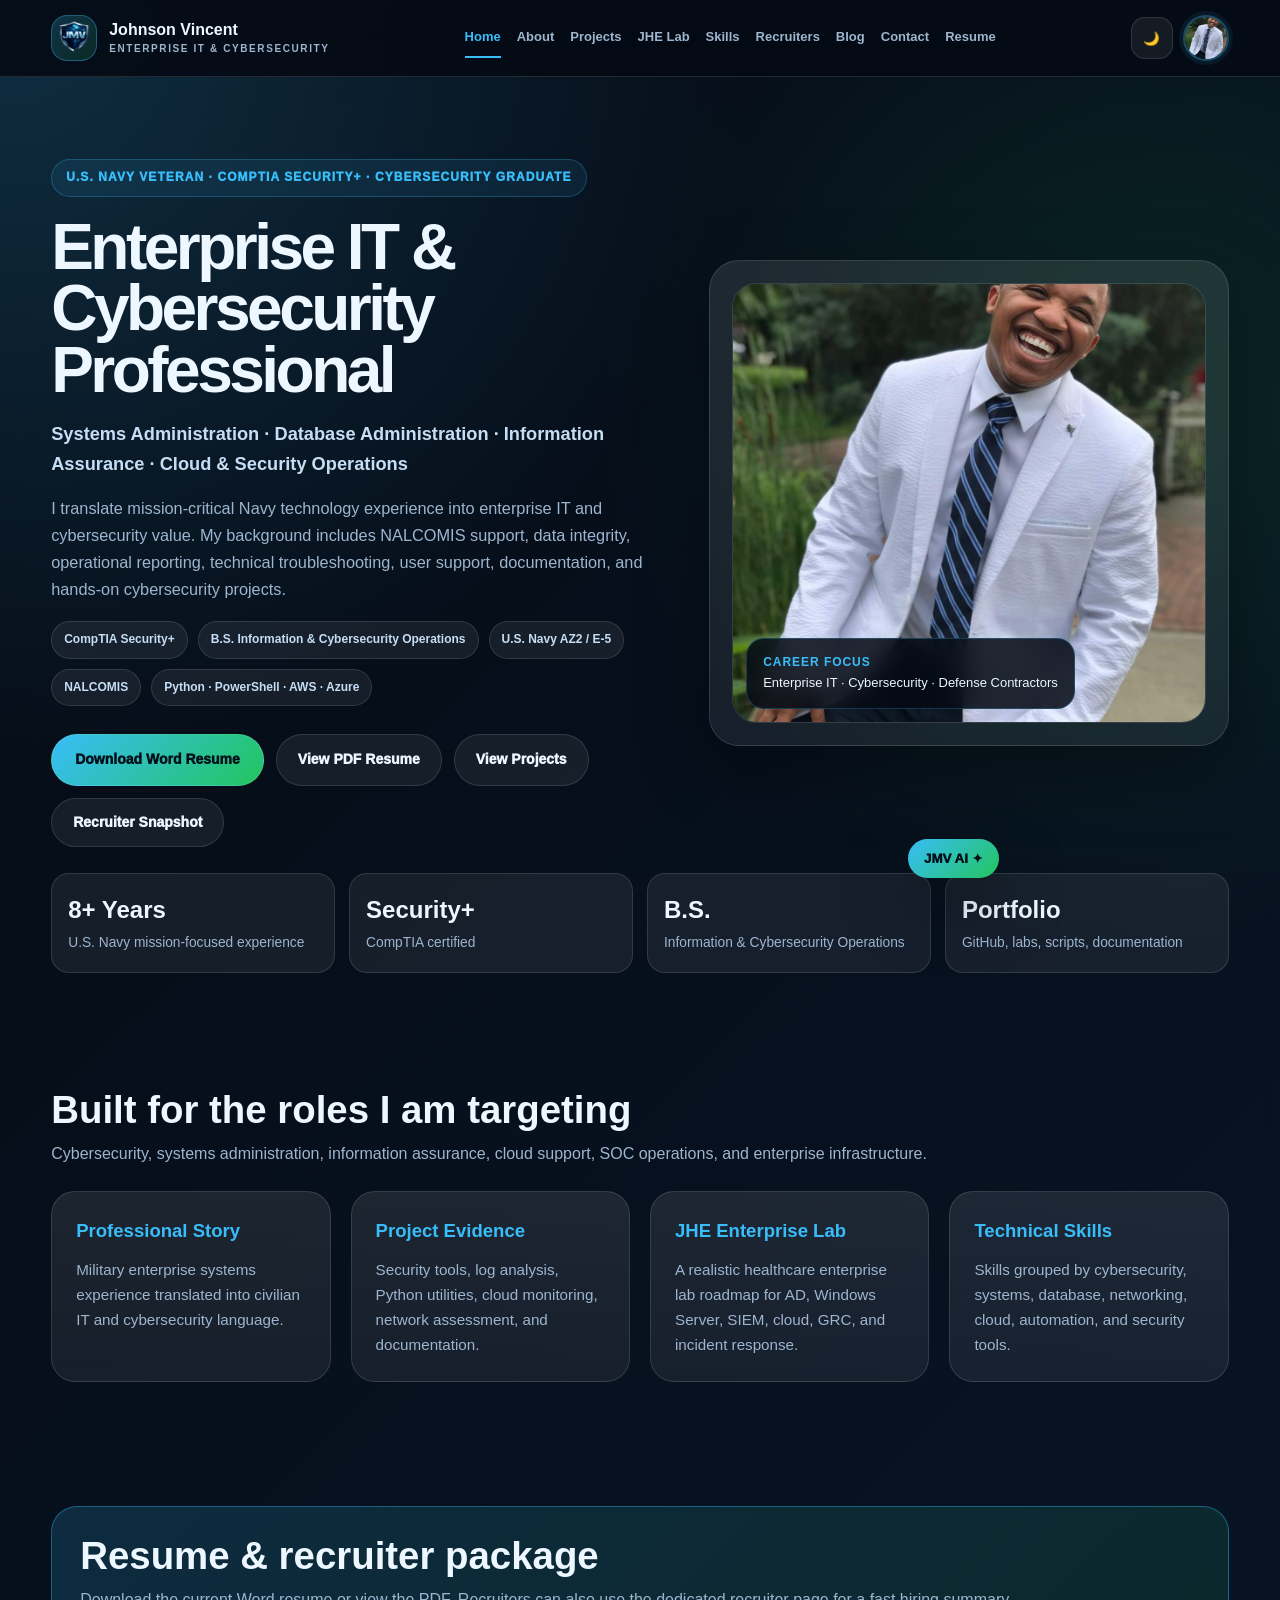
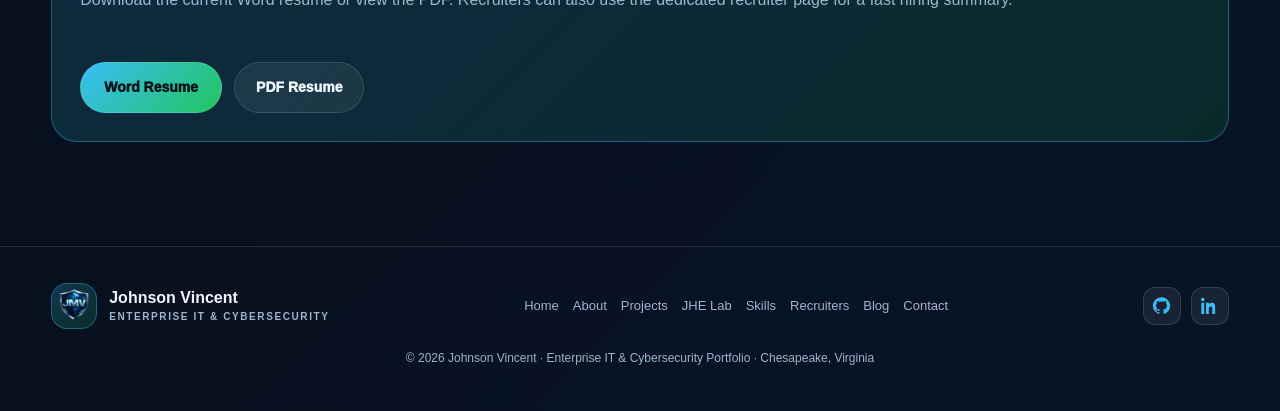
<file: index.html>
<!DOCTYPE html><html lang="en"><head><meta charset="UTF-8"><meta name="viewport" content="width=device-width, initial-scale=1.0"><title>Johnson Vincent | Enterprise IT & Cybersecurity Professional</title><meta name="description" content="Enterprise IT and Cybersecurity portfolio for Johnson Vincent: U.S. Navy Veteran, CompTIA Security+, systems administration, database administration, information assurance, and GitHub projects."><meta name="author" content="Johnson Vincent"><link rel="canonical" href="https://www.johnsonvincent.com/index.html"><link rel="stylesheet" href="assets/css/style.css"><meta property="og:title" content="Johnson Vincent | Enterprise IT & Cybersecurity Professional"><meta property="og:description" content="Enterprise IT and Cybersecurity portfolio for Johnson Vincent: U.S. Navy Veteran, CompTIA Security+, systems administration, database administration, information assurance, and GitHub projects."><meta property="og:type" content="website"><meta property="og:image" content="https://www.johnsonvincent.com/images/profile-photo.jpg"></head><body><header class="topbar"><div class="wrap nav"><a class="brand" href="index.html"><div class="brand-logo"><img src="images/jmv-logo.png" alt="JMV logo" onerror="this.style.display='none';this.parentNode.textContent='JMV'"></div><div class="bname">Johnson Vincent<small>Enterprise IT & Cybersecurity</small></div></a><button id="navToggle" class="nav-hamburger" aria-label="Toggle navigation">☰</button><nav id="mainNav" class="nlinks"><a href="index.html" class="active">Home</a><a href="about.html">About</a><a href="projects.html">Projects</a><a href="lab.html">JHE Lab</a><a href="skills.html">Skills</a><a href="recruiters.html">Recruiters</a><a href="blog.html">Blog</a><a href="contact.html">Contact</a><a href="JV%20Resume.docx" target="_blank" rel="noopener noreferrer">Resume</a></nav><div class="nav-actions"><button id="themeToggle" class="ibtn" aria-label="Toggle theme"><span id="themeIcon">🌙</span></button><div class="profile-chip"><img src="images/profile-photo.jpg" alt="Johnson Vincent" onerror="this.style.display='none';this.parentNode.textContent='JV'"></div></div></div></header><main><section class="hero"><div class="wrap hgrid"><div><div class="eyebrow">U.S. Navy Veteran · CompTIA Security+ · Cybersecurity Graduate</div><h1>Enterprise IT & Cybersecurity Professional</h1><p class="hrole">Systems Administration · Database Administration · Information Assurance · Cloud & Security Operations</p><p class="hsub">I translate mission-critical Navy technology experience into enterprise IT and cybersecurity value. My background includes NALCOMIS support, data integrity, operational reporting, technical troubleshooting, user support, documentation, and hands-on cybersecurity projects.</p><div class="statline"><span class="pill">CompTIA Security+</span><span class="pill">B.S. Information & Cybersecurity Operations</span><span class="pill">U.S. Navy AZ2 / E-5</span><span class="pill">NALCOMIS</span><span class="pill">Python · PowerShell · AWS · Azure</span></div><div class="actions"><a class="btn btnp" href="JV%20Resume.docx" target="_blank">Download Word Resume</a><a class="btn btns" href="resume.pdf" target="_blank">View PDF Resume</a><a class="btn btns" href="projects.html">View Projects</a><a class="btn btns" href="recruiters.html">Recruiter Snapshot</a></div></div><div class="hero-card"><img src="images/profile-photo.jpg" class="hero-profile" alt="Johnson Vincent"><div class="image-badge"><strong>Career Focus</strong>Enterprise IT · Cybersecurity · Defense Contractors</div></div></div><div class="wrap kpi"><div><strong>8+ Years</strong><span>U.S. Navy mission-focused experience</span></div><div><strong>Security+</strong><span>CompTIA certified</span></div><div><strong>B.S.</strong><span>Information & Cybersecurity Operations</span></div><div><strong>Portfolio</strong><span>GitHub, labs, scripts, documentation</span></div></div></section><section class="features"><div class="wrap"><div class="section-head"><h2>Built for the roles I am targeting</h2><p>Cybersecurity, systems administration, information assurance, cloud support, SOC operations, and enterprise infrastructure.</p></div><div class="fgrid"><a class="fcard" href="about.html"><h3>Professional Story</h3><p>Military enterprise systems experience translated into civilian IT and cybersecurity language.</p></a><a class="fcard" href="projects.html"><h3>Project Evidence</h3><p>Security tools, log analysis, Python utilities, cloud monitoring, network assessment, and documentation.</p></a><a class="fcard" href="lab.html"><h3>JHE Enterprise Lab</h3><p>A realistic healthcare enterprise lab roadmap for AD, Windows Server, SIEM, cloud, GRC, and incident response.</p></a><a class="fcard" href="skills.html"><h3>Technical Skills</h3><p>Skills grouped by cybersecurity, systems, database, networking, cloud, automation, and security tools.</p></a></div></div></section><section class="features"><div class="wrap resume-strip"><div><h2>Resume & recruiter package</h2><p>Download the current Word resume or view the PDF. Recruiters can also use the dedicated recruiter page for a fast hiring summary.</p></div><div class="actions"><a class="btn btnp" href="JV%20Resume.docx" target="_blank">Word Resume</a><a class="btn btns" href="resume.pdf" target="_blank">PDF Resume</a></div></div></section></main><footer><div class="wrap"><div class="frow"><a class="brand" href="index.html"><div class="brand-logo"><img src="images/jmv-logo.png" alt="JMV logo" onerror="this.style.display='none';this.parentNode.textContent='JMV'"></div><div class="bname">Johnson Vincent<small>Enterprise IT & Cybersecurity</small></div></a><nav class="flinks"><a href="index.html">Home</a><a href="about.html">About</a><a href="projects.html">Projects</a><a href="lab.html">JHE Lab</a><a href="skills.html">Skills</a><a href="recruiters.html">Recruiters</a><a href="blog.html">Blog</a><a href="contact.html">Contact</a></nav><div class="socials"><a href="https://github.com/johvin4014" target="_blank" aria-label="GitHub"><svg viewBox="0 0 24 24"><path d="M12 .5C5.37.5 0 5.87 0 12.5c0 5.3 3.44 9.8 8.2 11.38.6.1.82-.26.82-.58 0-.28-.01-1.04-.02-2.04-3.34.73-4.04-1.61-4.04-1.61-.55-1.38-1.33-1.75-1.33-1.75-1.09-.74.08-.73.08-.73 1.2.08 1.84 1.24 1.84 1.24 1.07 1.83 2.8 1.3 3.49.99.11-.78.42-1.31.76-1.61-2.66-.3-5.46-1.33-5.46-5.9 0-1.3.46-2.37 1.22-3.2-.12-.3-.53-1.52.12-3.17 0 0 1-.32 3.3 1.22A11.5 11.5 0 0 1 12 6.32c1.02 0 2.05.14 3.01.42 2.29-1.54 3.29-1.22 3.29-1.22.66 1.65.25 2.87.12 3.17.76.83 1.22 1.9 1.22 3.2 0 4.58-2.8 5.59-5.48 5.88.43.37.81 1.1.81 2.22 0 1.6-.01 2.88-.01 3.27 0 .32.22.69.83.57A12.02 12.02 0 0 0 24 12.5C24 5.87 18.63.5 12 .5Z"/></svg></a><a href="https://www.linkedin.com/in/johnson-vincent-cyber" target="_blank" aria-label="LinkedIn"><svg viewBox="0 0 24 24"><path d="M4.98 3.5C4.98 4.88 3.87 6 2.49 6A2.5 2.5 0 0 1 0 3.5C0 2.12 1.11 1 2.49 1a2.5 2.5 0 0 1 2.49 2.5ZM.5 8h4V24h-4V8Zm7 0h3.83v2.19h.05c.53-1.01 1.84-2.08 3.79-2.08 4.05 0 4.8 2.67 4.8 6.14V24h-4v-6.96c0-1.66-.03-3.79-2.31-3.79-2.31 0-2.66 1.8-2.66 3.67V24h-4V8Z"/></svg></a></div></div><div class="fcopy">© 2026 Johnson Vincent · Enterprise IT & Cybersecurity Portfolio · Chesapeake, Virginia</div></div></footer><div id="chat-widget"><button id="chatToggle">JMV AI ✦</button><div id="chatWindow"><div id="chatHeader"><div class="ai-logo">🛡️</div><div><div class="ai-title">JMV AI Guide</div><div class="ai-sub">Portfolio assistant · no paid API</div></div></div><div id="chatMessages"></div><div class="chat-input-row"><input id="chatInput" type="text" placeholder="Ask about resume, skills, projects..."><button id="chatSend">➤</button></div></div></div><script src="assets/js/theme.js"></script><script src="assets/js/ai.js"></script></body></html>
</file>
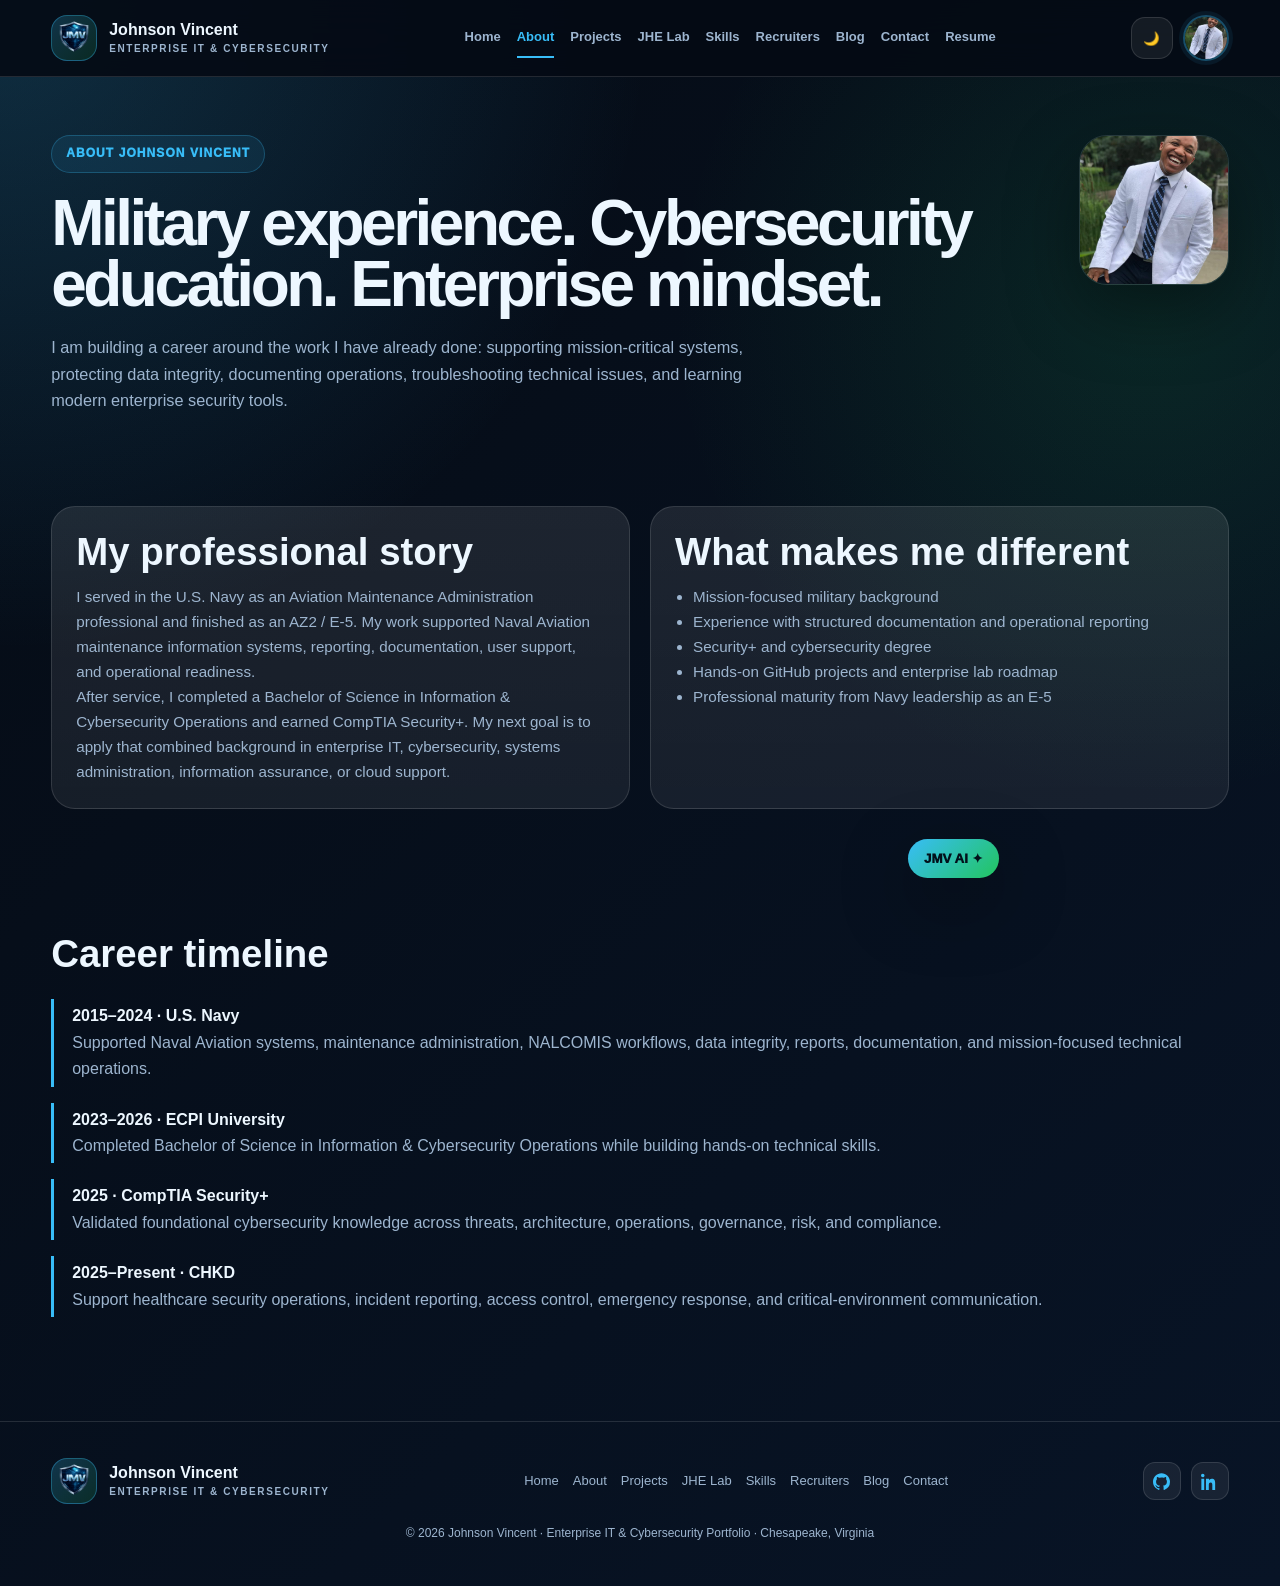
<file: about.html>
<!DOCTYPE html><html lang="en"><head><meta charset="UTF-8"><meta name="viewport" content="width=device-width, initial-scale=1.0"><title>About | Johnson Vincent</title><meta name="description" content="About Johnson Vincent: U.S. Navy Veteran, cybersecurity graduate, CompTIA Security+, enterprise systems, database administration, and information assurance background."><meta name="author" content="Johnson Vincent"><link rel="canonical" href="https://www.johnsonvincent.com/about.html"><link rel="stylesheet" href="assets/css/style.css"><meta property="og:title" content="About | Johnson Vincent"><meta property="og:description" content="About Johnson Vincent: U.S. Navy Veteran, cybersecurity graduate, CompTIA Security+, enterprise systems, database administration, and information assurance background."><meta property="og:type" content="website"><meta property="og:image" content="https://www.johnsonvincent.com/images/profile-photo.jpg"></head><body><header class="topbar"><div class="wrap nav"><a class="brand" href="index.html"><div class="brand-logo"><img src="images/jmv-logo.png" alt="JMV logo" onerror="this.style.display='none';this.parentNode.textContent='JMV'"></div><div class="bname">Johnson Vincent<small>Enterprise IT & Cybersecurity</small></div></a><button id="navToggle" class="nav-hamburger" aria-label="Toggle navigation">☰</button><nav id="mainNav" class="nlinks"><a href="index.html">Home</a><a href="about.html" class="active">About</a><a href="projects.html">Projects</a><a href="lab.html">JHE Lab</a><a href="skills.html">Skills</a><a href="recruiters.html">Recruiters</a><a href="blog.html">Blog</a><a href="contact.html">Contact</a><a href="JV%20Resume.docx" target="_blank" rel="noopener noreferrer">Resume</a></nav><div class="nav-actions"><button id="themeToggle" class="ibtn" aria-label="Toggle theme"><span id="themeIcon">🌙</span></button><div class="profile-chip"><img src="images/profile-photo.jpg" alt="Johnson Vincent" onerror="this.style.display='none';this.parentNode.textContent='JV'"></div></div></div></header><main><section class="hero small"><div class="wrap"><img src="images/profile-photo.jpg" alt="Johnson Vincent" class="page-visual"><div class="eyebrow">About Johnson Vincent</div><h1>Military experience. Cybersecurity education. Enterprise mindset.</h1><p class="hsub">I am building a career around the work I have already done: supporting mission-critical systems, protecting data integrity, documenting operations, troubleshooting technical issues, and learning modern enterprise security tools.</p></div></section><section class="features"><div class="wrap fgrid two"><div class="fcard"><h2>My professional story</h2><p>I served in the U.S. Navy as an Aviation Maintenance Administration professional and finished as an AZ2 / E-5. My work supported Naval Aviation maintenance information systems, reporting, documentation, user support, and operational readiness.</p><p>After service, I completed a Bachelor of Science in Information & Cybersecurity Operations and earned CompTIA Security+. My next goal is to apply that combined background in enterprise IT, cybersecurity, systems administration, information assurance, or cloud support.</p></div><div class="fcard"><h2>What makes me different</h2><ul><li>Mission-focused military background</li><li>Experience with structured documentation and operational reporting</li><li>Security+ and cybersecurity degree</li><li>Hands-on GitHub projects and enterprise lab roadmap</li><li>Professional maturity from Navy leadership as an E-5</li></ul></div></div></section><section class="features"><div class="wrap"><div class="section-head"><h2>Career timeline</h2></div><div class="timeline"><div class="item"><strong>2015–2024 · U.S. Navy</strong><p>Supported Naval Aviation systems, maintenance administration, NALCOMIS workflows, data integrity, reports, documentation, and mission-focused technical operations.</p></div><div class="item"><strong>2023–2026 · ECPI University</strong><p>Completed Bachelor of Science in Information & Cybersecurity Operations while building hands-on technical skills.</p></div><div class="item"><strong>2025 · CompTIA Security+</strong><p>Validated foundational cybersecurity knowledge across threats, architecture, operations, governance, risk, and compliance.</p></div><div class="item"><strong>2025–Present · CHKD</strong><p>Support healthcare security operations, incident reporting, access control, emergency response, and critical-environment communication.</p></div></div></div></section></main><footer><div class="wrap"><div class="frow"><a class="brand" href="index.html"><div class="brand-logo"><img src="images/jmv-logo.png" alt="JMV logo" onerror="this.style.display='none';this.parentNode.textContent='JMV'"></div><div class="bname">Johnson Vincent<small>Enterprise IT & Cybersecurity</small></div></a><nav class="flinks"><a href="index.html">Home</a><a href="about.html">About</a><a href="projects.html">Projects</a><a href="lab.html">JHE Lab</a><a href="skills.html">Skills</a><a href="recruiters.html">Recruiters</a><a href="blog.html">Blog</a><a href="contact.html">Contact</a></nav><div class="socials"><a href="https://github.com/johvin4014" target="_blank" aria-label="GitHub"><svg viewBox="0 0 24 24"><path d="M12 .5C5.37.5 0 5.87 0 12.5c0 5.3 3.44 9.8 8.2 11.38.6.1.82-.26.82-.58 0-.28-.01-1.04-.02-2.04-3.34.73-4.04-1.61-4.04-1.61-.55-1.38-1.33-1.75-1.33-1.75-1.09-.74.08-.73.08-.73 1.2.08 1.84 1.24 1.84 1.24 1.07 1.83 2.8 1.3 3.49.99.11-.78.42-1.31.76-1.61-2.66-.3-5.46-1.33-5.46-5.9 0-1.3.46-2.37 1.22-3.2-.12-.3-.53-1.52.12-3.17 0 0 1-.32 3.3 1.22A11.5 11.5 0 0 1 12 6.32c1.02 0 2.05.14 3.01.42 2.29-1.54 3.29-1.22 3.29-1.22.66 1.65.25 2.87.12 3.17.76.83 1.22 1.9 1.22 3.2 0 4.58-2.8 5.59-5.48 5.88.43.37.81 1.1.81 2.22 0 1.6-.01 2.88-.01 3.27 0 .32.22.69.83.57A12.02 12.02 0 0 0 24 12.5C24 5.87 18.63.5 12 .5Z"/></svg></a><a href="https://www.linkedin.com/in/johnson-vincent-cyber" target="_blank" aria-label="LinkedIn"><svg viewBox="0 0 24 24"><path d="M4.98 3.5C4.98 4.88 3.87 6 2.49 6A2.5 2.5 0 0 1 0 3.5C0 2.12 1.11 1 2.49 1a2.5 2.5 0 0 1 2.49 2.5ZM.5 8h4V24h-4V8Zm7 0h3.83v2.19h.05c.53-1.01 1.84-2.08 3.79-2.08 4.05 0 4.8 2.67 4.8 6.14V24h-4v-6.96c0-1.66-.03-3.79-2.31-3.79-2.31 0-2.66 1.8-2.66 3.67V24h-4V8Z"/></svg></a></div></div><div class="fcopy">© 2026 Johnson Vincent · Enterprise IT & Cybersecurity Portfolio · Chesapeake, Virginia</div></div></footer><div id="chat-widget"><button id="chatToggle">JMV AI ✦</button><div id="chatWindow"><div id="chatHeader"><div class="ai-logo">🛡️</div><div><div class="ai-title">JMV AI Guide</div><div class="ai-sub">Portfolio assistant · no paid API</div></div></div><div id="chatMessages"></div><div class="chat-input-row"><input id="chatInput" type="text" placeholder="Ask about resume, skills, projects..."><button id="chatSend">➤</button></div></div></div><script src="assets/js/theme.js"></script><script src="assets/js/ai.js"></script></body></html>
</file>
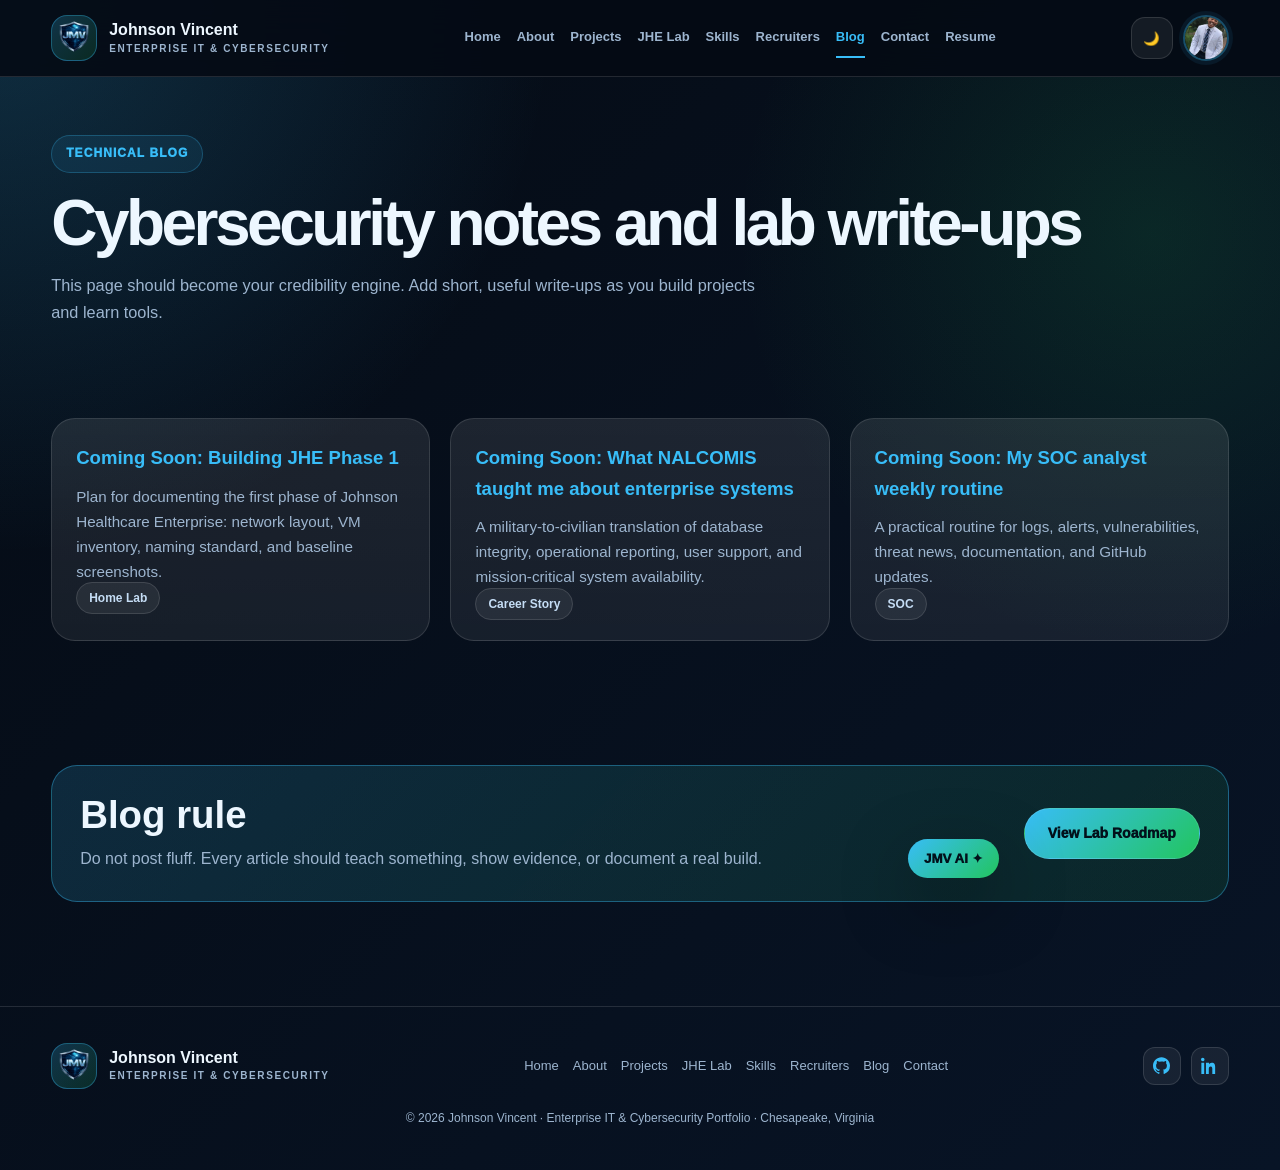
<file: blog.html>
<!DOCTYPE html><html lang="en"><head><meta charset="UTF-8"><meta name="viewport" content="width=device-width, initial-scale=1.0"><title>Blog | Johnson Vincent</title><meta name="description" content="Technical blog for Johnson Vincent covering cybersecurity labs, enterprise IT, SOC analyst practice, Navy-to-civilian career translation, and documentation."><meta name="author" content="Johnson Vincent"><link rel="canonical" href="https://www.johnsonvincent.com/blog.html"><link rel="stylesheet" href="assets/css/style.css"><meta property="og:title" content="Blog | Johnson Vincent"><meta property="og:description" content="Technical blog for Johnson Vincent covering cybersecurity labs, enterprise IT, SOC analyst practice, Navy-to-civilian career translation, and documentation."><meta property="og:type" content="website"><meta property="og:image" content="https://www.johnsonvincent.com/images/profile-photo.jpg"></head><body><header class="topbar"><div class="wrap nav"><a class="brand" href="index.html"><div class="brand-logo"><img src="images/jmv-logo.png" alt="JMV logo" onerror="this.style.display='none';this.parentNode.textContent='JMV'"></div><div class="bname">Johnson Vincent<small>Enterprise IT & Cybersecurity</small></div></a><button id="navToggle" class="nav-hamburger" aria-label="Toggle navigation">☰</button><nav id="mainNav" class="nlinks"><a href="index.html">Home</a><a href="about.html">About</a><a href="projects.html">Projects</a><a href="lab.html">JHE Lab</a><a href="skills.html">Skills</a><a href="recruiters.html">Recruiters</a><a href="blog.html" class="active">Blog</a><a href="contact.html">Contact</a><a href="JV%20Resume.docx" target="_blank" rel="noopener noreferrer">Resume</a></nav><div class="nav-actions"><button id="themeToggle" class="ibtn" aria-label="Toggle theme"><span id="themeIcon">🌙</span></button><div class="profile-chip"><img src="images/profile-photo.jpg" alt="Johnson Vincent" onerror="this.style.display='none';this.parentNode.textContent='JV'"></div></div></div></header><main><section class="hero small"><div class="wrap"><div class="eyebrow">Technical Blog</div><h1>Cybersecurity notes and lab write-ups</h1><p class="hsub">This page should become your credibility engine. Add short, useful write-ups as you build projects and learn tools.</p></div></section><section class="features"><div class="wrap"><div class="fgrid"><article class="fcard"><h3>Coming Soon: Building JHE Phase 1</h3><p>Plan for documenting the first phase of Johnson Healthcare Enterprise: network layout, VM inventory, naming standard, and baseline screenshots.</p><span class="pill">Home Lab</span></article><article class="fcard"><h3>Coming Soon: What NALCOMIS taught me about enterprise systems</h3><p>A military-to-civilian translation of database integrity, operational reporting, user support, and mission-critical system availability.</p><span class="pill">Career Story</span></article><article class="fcard"><h3>Coming Soon: My SOC analyst weekly routine</h3><p>A practical routine for logs, alerts, vulnerabilities, threat news, documentation, and GitHub updates.</p><span class="pill">SOC</span></article></div></div></section><section class="features"><div class="wrap"><div class="resume-strip"><div><h2>Blog rule</h2><p>Do not post fluff. Every article should teach something, show evidence, or document a real build.</p></div><a class="btn btnp" href="lab.html">View Lab Roadmap</a></div></div></section></main><footer><div class="wrap"><div class="frow"><a class="brand" href="index.html"><div class="brand-logo"><img src="images/jmv-logo.png" alt="JMV logo" onerror="this.style.display='none';this.parentNode.textContent='JMV'"></div><div class="bname">Johnson Vincent<small>Enterprise IT & Cybersecurity</small></div></a><nav class="flinks"><a href="index.html">Home</a><a href="about.html">About</a><a href="projects.html">Projects</a><a href="lab.html">JHE Lab</a><a href="skills.html">Skills</a><a href="recruiters.html">Recruiters</a><a href="blog.html">Blog</a><a href="contact.html">Contact</a></nav><div class="socials"><a href="https://github.com/johvin4014" target="_blank" aria-label="GitHub"><svg viewBox="0 0 24 24"><path d="M12 .5C5.37.5 0 5.87 0 12.5c0 5.3 3.44 9.8 8.2 11.38.6.1.82-.26.82-.58 0-.28-.01-1.04-.02-2.04-3.34.73-4.04-1.61-4.04-1.61-.55-1.38-1.33-1.75-1.33-1.75-1.09-.74.08-.73.08-.73 1.2.08 1.84 1.24 1.84 1.24 1.07 1.83 2.8 1.3 3.49.99.11-.78.42-1.31.76-1.61-2.66-.3-5.46-1.33-5.46-5.9 0-1.3.46-2.37 1.22-3.2-.12-.3-.53-1.52.12-3.17 0 0 1-.32 3.3 1.22A11.5 11.5 0 0 1 12 6.32c1.02 0 2.05.14 3.01.42 2.29-1.54 3.29-1.22 3.29-1.22.66 1.65.25 2.87.12 3.17.76.83 1.22 1.9 1.22 3.2 0 4.58-2.8 5.59-5.48 5.88.43.37.81 1.1.81 2.22 0 1.6-.01 2.88-.01 3.27 0 .32.22.69.83.57A12.02 12.02 0 0 0 24 12.5C24 5.87 18.63.5 12 .5Z"/></svg></a><a href="https://www.linkedin.com/in/johnson-vincent-cyber" target="_blank" aria-label="LinkedIn"><svg viewBox="0 0 24 24"><path d="M4.98 3.5C4.98 4.88 3.87 6 2.49 6A2.5 2.5 0 0 1 0 3.5C0 2.12 1.11 1 2.49 1a2.5 2.5 0 0 1 2.49 2.5ZM.5 8h4V24h-4V8Zm7 0h3.83v2.19h.05c.53-1.01 1.84-2.08 3.79-2.08 4.05 0 4.8 2.67 4.8 6.14V24h-4v-6.96c0-1.66-.03-3.79-2.31-3.79-2.31 0-2.66 1.8-2.66 3.67V24h-4V8Z"/></svg></a></div></div><div class="fcopy">© 2026 Johnson Vincent · Enterprise IT & Cybersecurity Portfolio · Chesapeake, Virginia</div></div></footer><div id="chat-widget"><button id="chatToggle">JMV AI ✦</button><div id="chatWindow"><div id="chatHeader"><div class="ai-logo">🛡️</div><div><div class="ai-title">JMV AI Guide</div><div class="ai-sub">Portfolio assistant · no paid API</div></div></div><div id="chatMessages"></div><div class="chat-input-row"><input id="chatInput" type="text" placeholder="Ask about resume, skills, projects..."><button id="chatSend">➤</button></div></div></div><script src="assets/js/theme.js"></script><script src="assets/js/ai.js"></script></body></html>
</file>
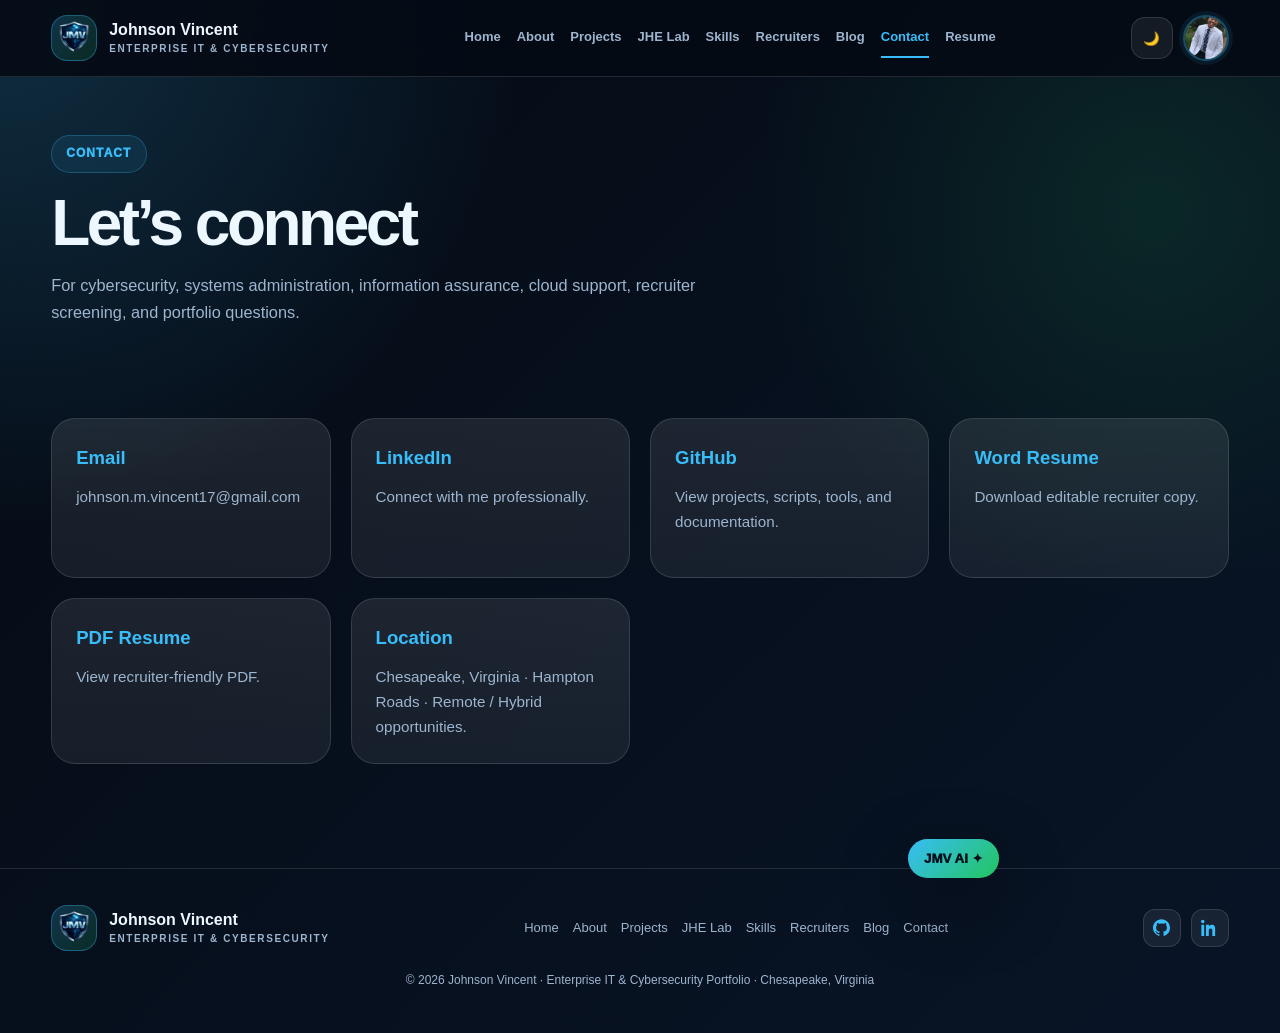
<file: contact.html>
<!DOCTYPE html><html lang="en"><head><meta charset="UTF-8"><meta name="viewport" content="width=device-width, initial-scale=1.0"><title>Contact | Johnson Vincent</title><meta name="description" content="Contact Johnson Vincent for cybersecurity, systems administration, information assurance, cloud support, and recruiter opportunities."><meta name="author" content="Johnson Vincent"><link rel="canonical" href="https://www.johnsonvincent.com/contact.html"><link rel="stylesheet" href="assets/css/style.css"><meta property="og:title" content="Contact | Johnson Vincent"><meta property="og:description" content="Contact Johnson Vincent for cybersecurity, systems administration, information assurance, cloud support, and recruiter opportunities."><meta property="og:type" content="website"><meta property="og:image" content="https://www.johnsonvincent.com/images/profile-photo.jpg"></head><body><header class="topbar"><div class="wrap nav"><a class="brand" href="index.html"><div class="brand-logo"><img src="images/jmv-logo.png" alt="JMV logo" onerror="this.style.display='none';this.parentNode.textContent='JMV'"></div><div class="bname">Johnson Vincent<small>Enterprise IT & Cybersecurity</small></div></a><button id="navToggle" class="nav-hamburger" aria-label="Toggle navigation">☰</button><nav id="mainNav" class="nlinks"><a href="index.html">Home</a><a href="about.html">About</a><a href="projects.html">Projects</a><a href="lab.html">JHE Lab</a><a href="skills.html">Skills</a><a href="recruiters.html">Recruiters</a><a href="blog.html">Blog</a><a href="contact.html" class="active">Contact</a><a href="JV%20Resume.docx" target="_blank" rel="noopener noreferrer">Resume</a></nav><div class="nav-actions"><button id="themeToggle" class="ibtn" aria-label="Toggle theme"><span id="themeIcon">🌙</span></button><div class="profile-chip"><img src="images/profile-photo.jpg" alt="Johnson Vincent" onerror="this.style.display='none';this.parentNode.textContent='JV'"></div></div></div></header><main><section class="hero small"><div class="wrap"><div class="eyebrow">Contact</div><h1>Let’s connect</h1><p class="hsub">For cybersecurity, systems administration, information assurance, cloud support, recruiter screening, and portfolio questions.</p></div></section><section class="features"><div class="wrap fgrid"><a class="fcard" href="mailto:johnson.m.vincent17@gmail.com"><h3>Email</h3><p>johnson.m.vincent17@gmail.com</p></a><a class="fcard" href="https://www.linkedin.com/in/johnson-vincent-cyber" target="_blank"><h3>LinkedIn</h3><p>Connect with me professionally.</p></a><a class="fcard" href="https://github.com/johvin4014" target="_blank"><h3>GitHub</h3><p>View projects, scripts, tools, and documentation.</p></a><a class="fcard" href="JV%20Resume.docx" target="_blank"><h3>Word Resume</h3><p>Download editable recruiter copy.</p></a><a class="fcard" href="resume.pdf" target="_blank"><h3>PDF Resume</h3><p>View recruiter-friendly PDF.</p></a><div class="fcard"><h3>Location</h3><p>Chesapeake, Virginia · Hampton Roads · Remote / Hybrid opportunities.</p></div></div></section></main><footer><div class="wrap"><div class="frow"><a class="brand" href="index.html"><div class="brand-logo"><img src="images/jmv-logo.png" alt="JMV logo" onerror="this.style.display='none';this.parentNode.textContent='JMV'"></div><div class="bname">Johnson Vincent<small>Enterprise IT & Cybersecurity</small></div></a><nav class="flinks"><a href="index.html">Home</a><a href="about.html">About</a><a href="projects.html">Projects</a><a href="lab.html">JHE Lab</a><a href="skills.html">Skills</a><a href="recruiters.html">Recruiters</a><a href="blog.html">Blog</a><a href="contact.html">Contact</a></nav><div class="socials"><a href="https://github.com/johvin4014" target="_blank" aria-label="GitHub"><svg viewBox="0 0 24 24"><path d="M12 .5C5.37.5 0 5.87 0 12.5c0 5.3 3.44 9.8 8.2 11.38.6.1.82-.26.82-.58 0-.28-.01-1.04-.02-2.04-3.34.73-4.04-1.61-4.04-1.61-.55-1.38-1.33-1.75-1.33-1.75-1.09-.74.08-.73.08-.73 1.2.08 1.84 1.24 1.84 1.24 1.07 1.83 2.8 1.3 3.49.99.11-.78.42-1.31.76-1.61-2.66-.3-5.46-1.33-5.46-5.9 0-1.3.46-2.37 1.22-3.2-.12-.3-.53-1.52.12-3.17 0 0 1-.32 3.3 1.22A11.5 11.5 0 0 1 12 6.32c1.02 0 2.05.14 3.01.42 2.29-1.54 3.29-1.22 3.29-1.22.66 1.65.25 2.87.12 3.17.76.83 1.22 1.9 1.22 3.2 0 4.58-2.8 5.59-5.48 5.88.43.37.81 1.1.81 2.22 0 1.6-.01 2.88-.01 3.27 0 .32.22.69.83.57A12.02 12.02 0 0 0 24 12.5C24 5.87 18.63.5 12 .5Z"/></svg></a><a href="https://www.linkedin.com/in/johnson-vincent-cyber" target="_blank" aria-label="LinkedIn"><svg viewBox="0 0 24 24"><path d="M4.98 3.5C4.98 4.88 3.87 6 2.49 6A2.5 2.5 0 0 1 0 3.5C0 2.12 1.11 1 2.49 1a2.5 2.5 0 0 1 2.49 2.5ZM.5 8h4V24h-4V8Zm7 0h3.83v2.19h.05c.53-1.01 1.84-2.08 3.79-2.08 4.05 0 4.8 2.67 4.8 6.14V24h-4v-6.96c0-1.66-.03-3.79-2.31-3.79-2.31 0-2.66 1.8-2.66 3.67V24h-4V8Z"/></svg></a></div></div><div class="fcopy">© 2026 Johnson Vincent · Enterprise IT & Cybersecurity Portfolio · Chesapeake, Virginia</div></div></footer><div id="chat-widget"><button id="chatToggle">JMV AI ✦</button><div id="chatWindow"><div id="chatHeader"><div class="ai-logo">🛡️</div><div><div class="ai-title">JMV AI Guide</div><div class="ai-sub">Portfolio assistant · no paid API</div></div></div><div id="chatMessages"></div><div class="chat-input-row"><input id="chatInput" type="text" placeholder="Ask about resume, skills, projects..."><button id="chatSend">➤</button></div></div></div><script src="assets/js/theme.js"></script><script src="assets/js/ai.js"></script></body></html>
</file>
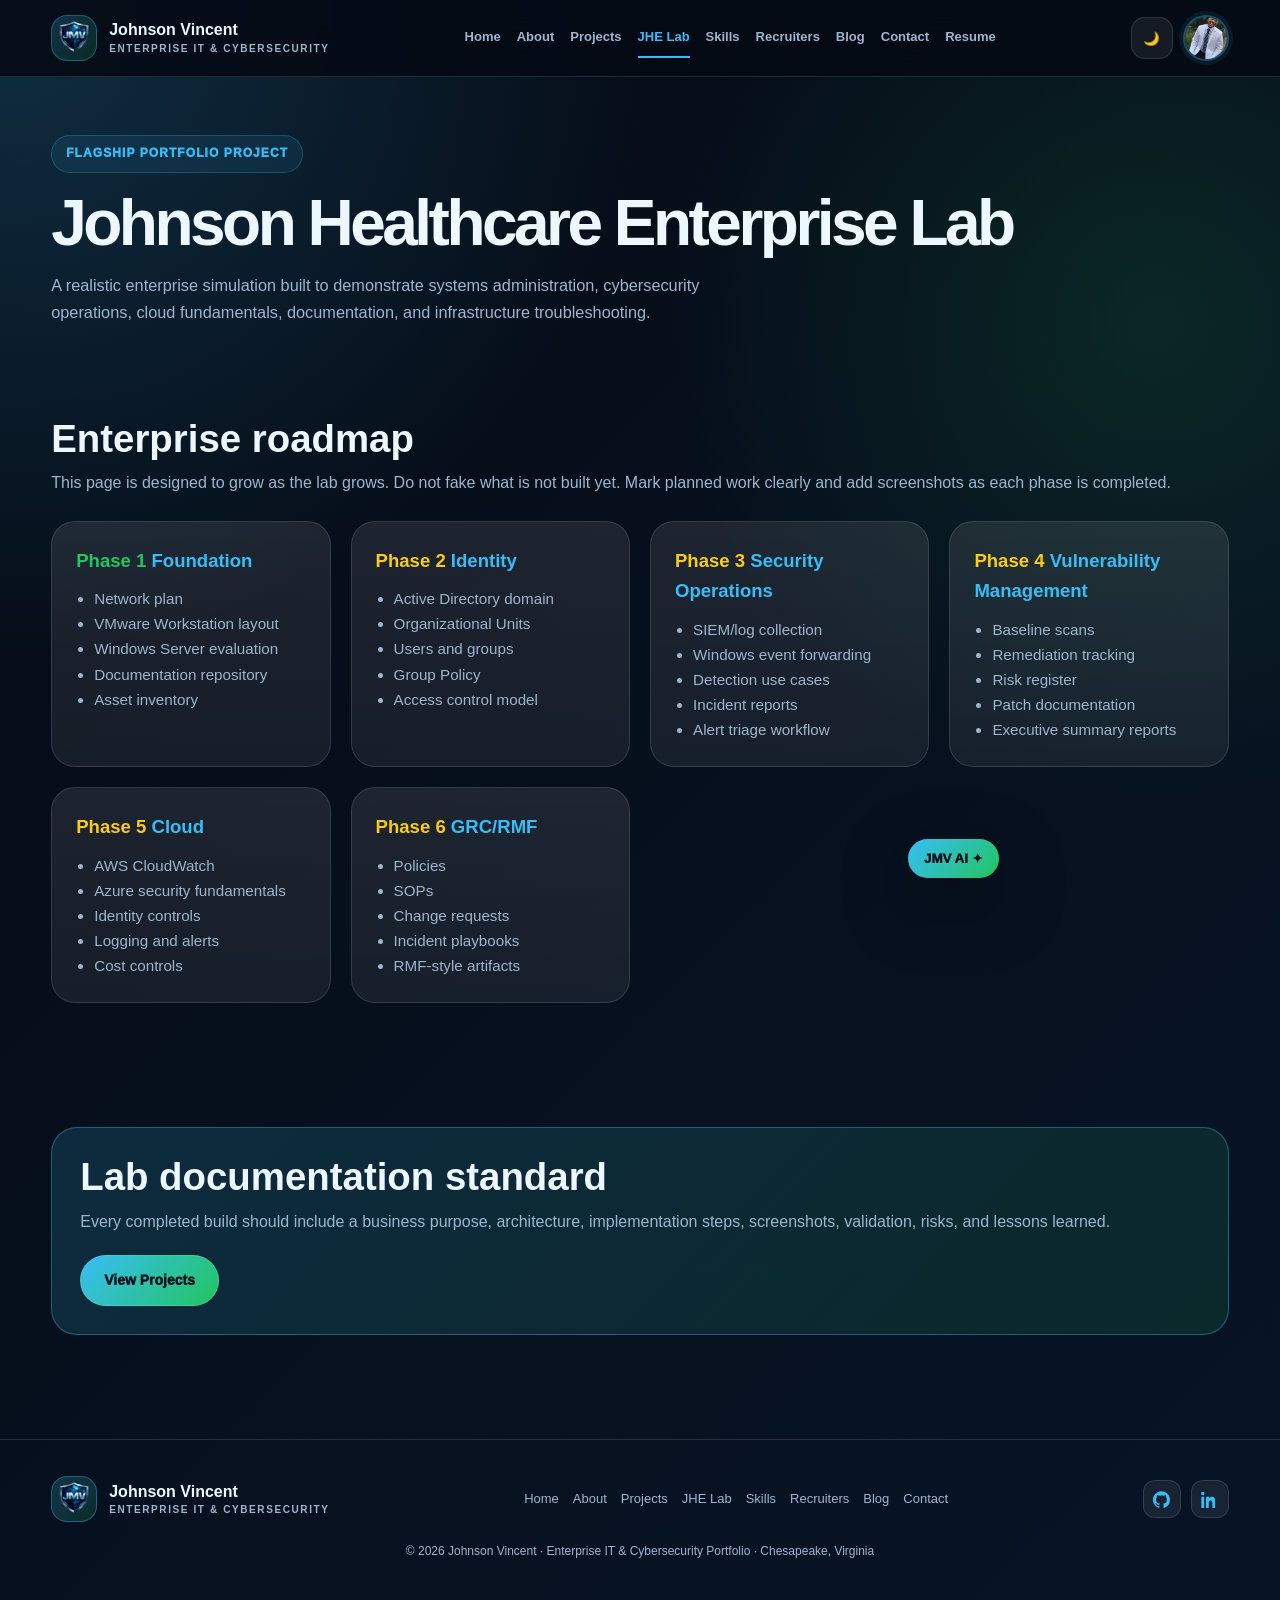
<file: lab.html>
<!DOCTYPE html><html lang="en"><head><meta charset="UTF-8"><meta name="viewport" content="width=device-width, initial-scale=1.0"><title>JHE Enterprise Lab | Johnson Vincent</title><meta name="description" content="Johnson Healthcare Enterprise lab roadmap for Active Directory, Windows Server, SIEM, vulnerability management, cloud monitoring, RMF documentation, and incident response."><meta name="author" content="Johnson Vincent"><link rel="canonical" href="https://www.johnsonvincent.com/lab.html"><link rel="stylesheet" href="assets/css/style.css"><meta property="og:title" content="JHE Enterprise Lab | Johnson Vincent"><meta property="og:description" content="Johnson Healthcare Enterprise lab roadmap for Active Directory, Windows Server, SIEM, vulnerability management, cloud monitoring, RMF documentation, and incident response."><meta property="og:type" content="website"><meta property="og:image" content="https://www.johnsonvincent.com/images/profile-photo.jpg"></head><body><header class="topbar"><div class="wrap nav"><a class="brand" href="index.html"><div class="brand-logo"><img src="images/jmv-logo.png" alt="JMV logo" onerror="this.style.display='none';this.parentNode.textContent='JMV'"></div><div class="bname">Johnson Vincent<small>Enterprise IT & Cybersecurity</small></div></a><button id="navToggle" class="nav-hamburger" aria-label="Toggle navigation">☰</button><nav id="mainNav" class="nlinks"><a href="index.html">Home</a><a href="about.html">About</a><a href="projects.html">Projects</a><a href="lab.html" class="active">JHE Lab</a><a href="skills.html">Skills</a><a href="recruiters.html">Recruiters</a><a href="blog.html">Blog</a><a href="contact.html">Contact</a><a href="JV%20Resume.docx" target="_blank" rel="noopener noreferrer">Resume</a></nav><div class="nav-actions"><button id="themeToggle" class="ibtn" aria-label="Toggle theme"><span id="themeIcon">🌙</span></button><div class="profile-chip"><img src="images/profile-photo.jpg" alt="Johnson Vincent" onerror="this.style.display='none';this.parentNode.textContent='JV'"></div></div></div></header><main><section class="hero small"><div class="wrap"><div class="eyebrow">Flagship Portfolio Project</div><h1>Johnson Healthcare Enterprise Lab</h1><p class="hsub">A realistic enterprise simulation built to demonstrate systems administration, cybersecurity operations, cloud fundamentals, documentation, and infrastructure troubleshooting.</p></div></section><section class="features"><div class="wrap"><div class="section-head"><h2>Enterprise roadmap</h2><p>This page is designed to grow as the lab grows. Do not fake what is not built yet. Mark planned work clearly and add screenshots as each phase is completed.</p></div><div class="fgrid"><div class="fcard"><h3><span class="ok">Phase 1</span> Foundation</h3><ul><li>Network plan</li><li>VMware Workstation layout</li><li>Windows Server evaluation</li><li>Documentation repository</li><li>Asset inventory</li></ul></div><div class="fcard"><h3><span class="warn">Phase 2</span> Identity</h3><ul><li>Active Directory domain</li><li>Organizational Units</li><li>Users and groups</li><li>Group Policy</li><li>Access control model</li></ul></div><div class="fcard"><h3><span class="warn">Phase 3</span> Security Operations</h3><ul><li>SIEM/log collection</li><li>Windows event forwarding</li><li>Detection use cases</li><li>Incident reports</li><li>Alert triage workflow</li></ul></div><div class="fcard"><h3><span class="warn">Phase 4</span> Vulnerability Management</h3><ul><li>Baseline scans</li><li>Remediation tracking</li><li>Risk register</li><li>Patch documentation</li><li>Executive summary reports</li></ul></div><div class="fcard"><h3><span class="warn">Phase 5</span> Cloud</h3><ul><li>AWS CloudWatch</li><li>Azure security fundamentals</li><li>Identity controls</li><li>Logging and alerts</li><li>Cost controls</li></ul></div><div class="fcard"><h3><span class="warn">Phase 6</span> GRC/RMF</h3><ul><li>Policies</li><li>SOPs</li><li>Change requests</li><li>Incident playbooks</li><li>RMF-style artifacts</li></ul></div></div></div></section><section class="features"><div class="wrap"><div class="resume-strip"><div><h2>Lab documentation standard</h2><p>Every completed build should include a business purpose, architecture, implementation steps, screenshots, validation, risks, and lessons learned.</p></div><a class="btn btnp" href="projects.html">View Projects</a></div></div></section></main><footer><div class="wrap"><div class="frow"><a class="brand" href="index.html"><div class="brand-logo"><img src="images/jmv-logo.png" alt="JMV logo" onerror="this.style.display='none';this.parentNode.textContent='JMV'"></div><div class="bname">Johnson Vincent<small>Enterprise IT & Cybersecurity</small></div></a><nav class="flinks"><a href="index.html">Home</a><a href="about.html">About</a><a href="projects.html">Projects</a><a href="lab.html">JHE Lab</a><a href="skills.html">Skills</a><a href="recruiters.html">Recruiters</a><a href="blog.html">Blog</a><a href="contact.html">Contact</a></nav><div class="socials"><a href="https://github.com/johvin4014" target="_blank" aria-label="GitHub"><svg viewBox="0 0 24 24"><path d="M12 .5C5.37.5 0 5.87 0 12.5c0 5.3 3.44 9.8 8.2 11.38.6.1.82-.26.82-.58 0-.28-.01-1.04-.02-2.04-3.34.73-4.04-1.61-4.04-1.61-.55-1.38-1.33-1.75-1.33-1.75-1.09-.74.08-.73.08-.73 1.2.08 1.84 1.24 1.84 1.24 1.07 1.83 2.8 1.3 3.49.99.11-.78.42-1.31.76-1.61-2.66-.3-5.46-1.33-5.46-5.9 0-1.3.46-2.37 1.22-3.2-.12-.3-.53-1.52.12-3.17 0 0 1-.32 3.3 1.22A11.5 11.5 0 0 1 12 6.32c1.02 0 2.05.14 3.01.42 2.29-1.54 3.29-1.22 3.29-1.22.66 1.65.25 2.87.12 3.17.76.83 1.22 1.9 1.22 3.2 0 4.58-2.8 5.59-5.48 5.88.43.37.81 1.1.81 2.22 0 1.6-.01 2.88-.01 3.27 0 .32.22.69.83.57A12.02 12.02 0 0 0 24 12.5C24 5.87 18.63.5 12 .5Z"/></svg></a><a href="https://www.linkedin.com/in/johnson-vincent-cyber" target="_blank" aria-label="LinkedIn"><svg viewBox="0 0 24 24"><path d="M4.98 3.5C4.98 4.88 3.87 6 2.49 6A2.5 2.5 0 0 1 0 3.5C0 2.12 1.11 1 2.49 1a2.5 2.5 0 0 1 2.49 2.5ZM.5 8h4V24h-4V8Zm7 0h3.83v2.19h.05c.53-1.01 1.84-2.08 3.79-2.08 4.05 0 4.8 2.67 4.8 6.14V24h-4v-6.96c0-1.66-.03-3.79-2.31-3.79-2.31 0-2.66 1.8-2.66 3.67V24h-4V8Z"/></svg></a></div></div><div class="fcopy">© 2026 Johnson Vincent · Enterprise IT & Cybersecurity Portfolio · Chesapeake, Virginia</div></div></footer><div id="chat-widget"><button id="chatToggle">JMV AI ✦</button><div id="chatWindow"><div id="chatHeader"><div class="ai-logo">🛡️</div><div><div class="ai-title">JMV AI Guide</div><div class="ai-sub">Portfolio assistant · no paid API</div></div></div><div id="chatMessages"></div><div class="chat-input-row"><input id="chatInput" type="text" placeholder="Ask about resume, skills, projects..."><button id="chatSend">➤</button></div></div></div><script src="assets/js/theme.js"></script><script src="assets/js/ai.js"></script></body></html>
</file>
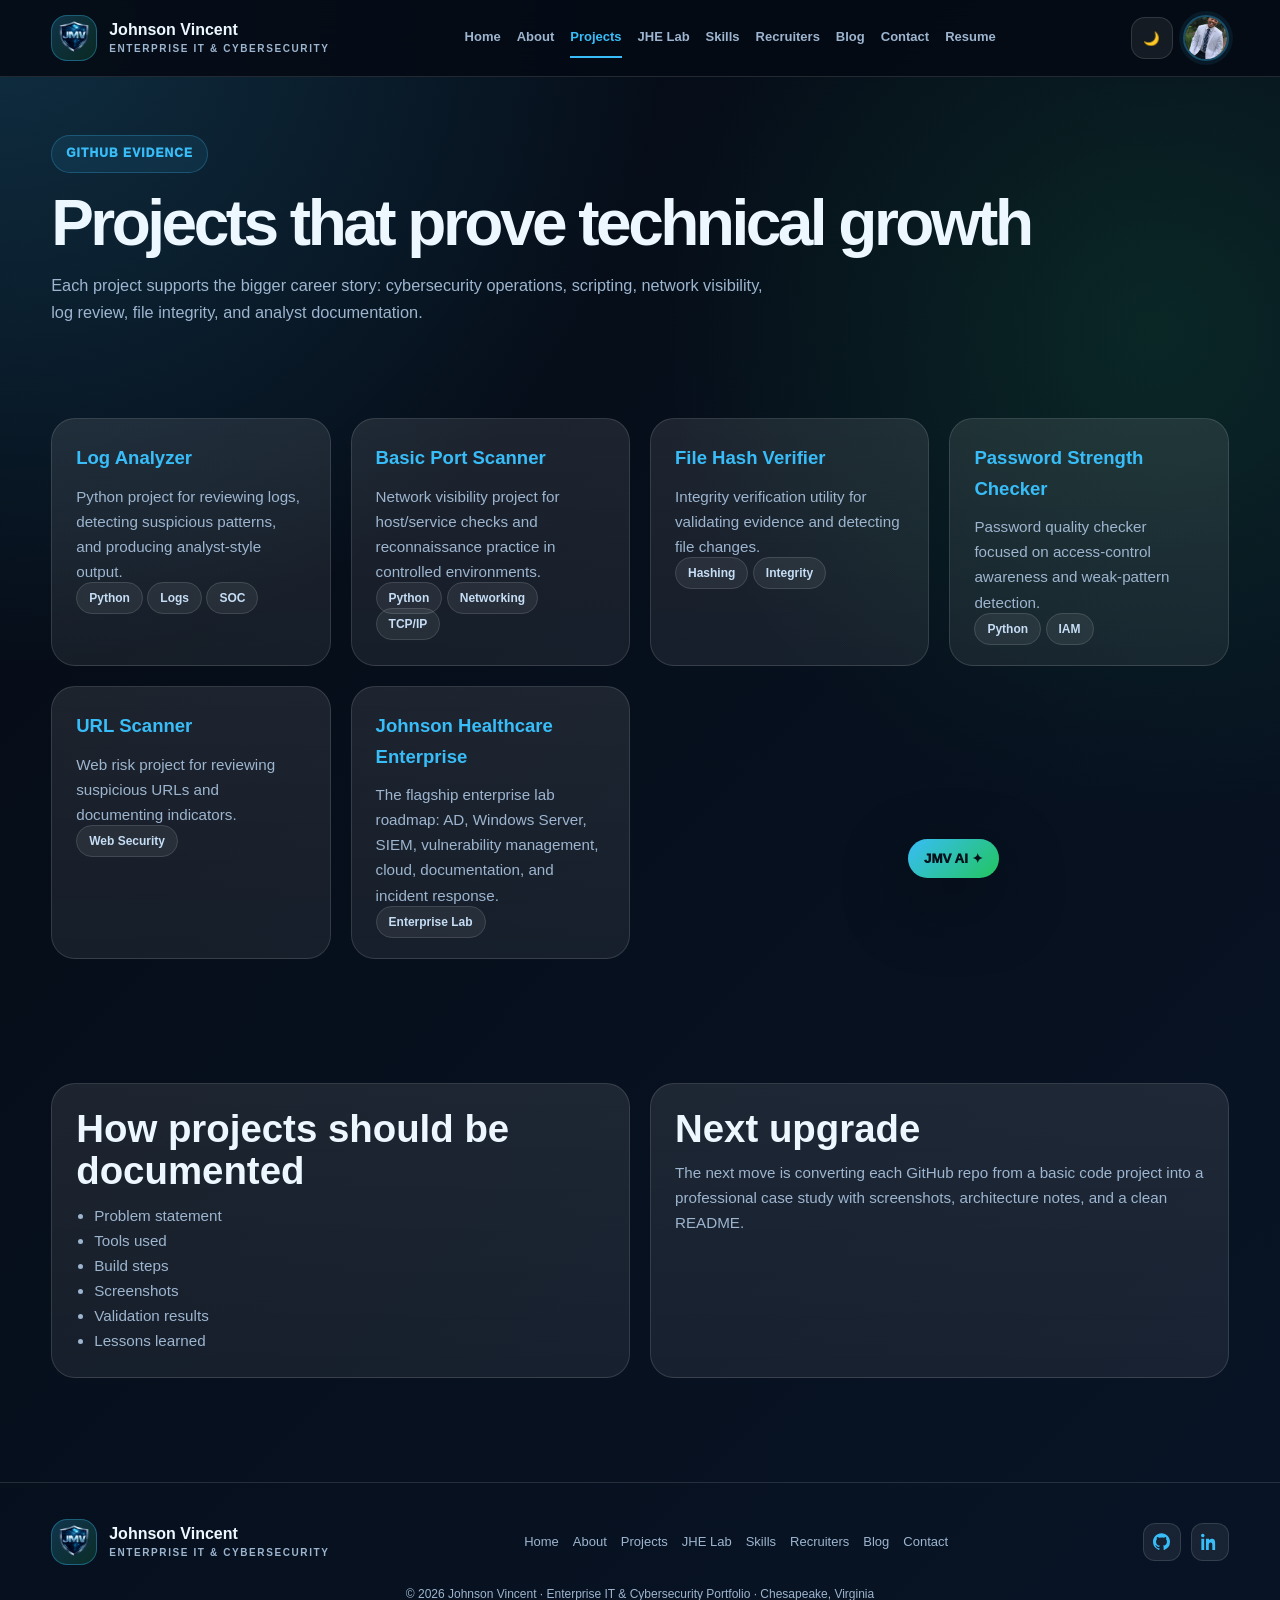
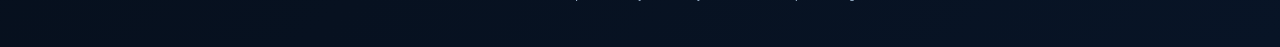
<file: projects.html>
<!DOCTYPE html><html lang="en"><head><meta charset="UTF-8"><meta name="viewport" content="width=device-width, initial-scale=1.0"><title>Projects | Johnson Vincent</title><meta name="description" content="Cybersecurity and IT projects by Johnson Vincent including Python tools, log analysis, port scanner, file hash verifier, URL scanner, and enterprise lab documentation."><meta name="author" content="Johnson Vincent"><link rel="canonical" href="https://www.johnsonvincent.com/projects.html"><link rel="stylesheet" href="assets/css/style.css"><meta property="og:title" content="Projects | Johnson Vincent"><meta property="og:description" content="Cybersecurity and IT projects by Johnson Vincent including Python tools, log analysis, port scanner, file hash verifier, URL scanner, and enterprise lab documentation."><meta property="og:type" content="website"><meta property="og:image" content="https://www.johnsonvincent.com/images/profile-photo.jpg"></head><body><header class="topbar"><div class="wrap nav"><a class="brand" href="index.html"><div class="brand-logo"><img src="images/jmv-logo.png" alt="JMV logo" onerror="this.style.display='none';this.parentNode.textContent='JMV'"></div><div class="bname">Johnson Vincent<small>Enterprise IT & Cybersecurity</small></div></a><button id="navToggle" class="nav-hamburger" aria-label="Toggle navigation">☰</button><nav id="mainNav" class="nlinks"><a href="index.html">Home</a><a href="about.html">About</a><a href="projects.html" class="active">Projects</a><a href="lab.html">JHE Lab</a><a href="skills.html">Skills</a><a href="recruiters.html">Recruiters</a><a href="blog.html">Blog</a><a href="contact.html">Contact</a><a href="JV%20Resume.docx" target="_blank" rel="noopener noreferrer">Resume</a></nav><div class="nav-actions"><button id="themeToggle" class="ibtn" aria-label="Toggle theme"><span id="themeIcon">🌙</span></button><div class="profile-chip"><img src="images/profile-photo.jpg" alt="Johnson Vincent" onerror="this.style.display='none';this.parentNode.textContent='JV'"></div></div></div></header><main><section class="hero small"><div class="wrap"><div class="eyebrow">GitHub Evidence</div><h1>Projects that prove technical growth</h1><p class="hsub">Each project supports the bigger career story: cybersecurity operations, scripting, network visibility, log review, file integrity, and analyst documentation.</p></div></section><section class="features"><div class="wrap"><div class="fgrid"><a class="fcard" href="https://github.com/johvin4014/Log-Analyzer" target="_blank"><h3>Log Analyzer</h3><p>Python project for reviewing logs, detecting suspicious patterns, and producing analyst-style output.</p><span class="pill">Python</span> <span class="pill">Logs</span> <span class="pill">SOC</span></a><a class="fcard" href="https://github.com/johvin4014/basic-port-scanner" target="_blank"><h3>Basic Port Scanner</h3><p>Network visibility project for host/service checks and reconnaissance practice in controlled environments.</p><span class="pill">Python</span> <span class="pill">Networking</span> <span class="pill">TCP/IP</span></a><a class="fcard" href="https://github.com/johvin4014/file-hash-verifier" target="_blank"><h3>File Hash Verifier</h3><p>Integrity verification utility for validating evidence and detecting file changes.</p><span class="pill">Hashing</span> <span class="pill">Integrity</span></a><a class="fcard" href="https://github.com/johvin4014/password-strength-checker" target="_blank"><h3>Password Strength Checker</h3><p>Password quality checker focused on access-control awareness and weak-pattern detection.</p><span class="pill">Python</span> <span class="pill">IAM</span></a><a class="fcard" href="https://github.com/johvin4014/URL-Scanner" target="_blank"><h3>URL Scanner</h3><p>Web risk project for reviewing suspicious URLs and documenting indicators.</p><span class="pill">Web Security</span></a><a class="fcard" href="lab.html"><h3>Johnson Healthcare Enterprise</h3><p>The flagship enterprise lab roadmap: AD, Windows Server, SIEM, vulnerability management, cloud, documentation, and incident response.</p><span class="pill">Enterprise Lab</span></a></div></div></section><section class="features"><div class="wrap fgrid two"><div class="fcard"><h2>How projects should be documented</h2><ul><li>Problem statement</li><li>Tools used</li><li>Build steps</li><li>Screenshots</li><li>Validation results</li><li>Lessons learned</li></ul></div><div class="fcard"><h2>Next upgrade</h2><p>The next move is converting each GitHub repo from a basic code project into a professional case study with screenshots, architecture notes, and a clean README.</p></div></div></section></main><footer><div class="wrap"><div class="frow"><a class="brand" href="index.html"><div class="brand-logo"><img src="images/jmv-logo.png" alt="JMV logo" onerror="this.style.display='none';this.parentNode.textContent='JMV'"></div><div class="bname">Johnson Vincent<small>Enterprise IT & Cybersecurity</small></div></a><nav class="flinks"><a href="index.html">Home</a><a href="about.html">About</a><a href="projects.html">Projects</a><a href="lab.html">JHE Lab</a><a href="skills.html">Skills</a><a href="recruiters.html">Recruiters</a><a href="blog.html">Blog</a><a href="contact.html">Contact</a></nav><div class="socials"><a href="https://github.com/johvin4014" target="_blank" aria-label="GitHub"><svg viewBox="0 0 24 24"><path d="M12 .5C5.37.5 0 5.87 0 12.5c0 5.3 3.44 9.8 8.2 11.38.6.1.82-.26.82-.58 0-.28-.01-1.04-.02-2.04-3.34.73-4.04-1.61-4.04-1.61-.55-1.38-1.33-1.75-1.33-1.75-1.09-.74.08-.73.08-.73 1.2.08 1.84 1.24 1.84 1.24 1.07 1.83 2.8 1.3 3.49.99.11-.78.42-1.31.76-1.61-2.66-.3-5.46-1.33-5.46-5.9 0-1.3.46-2.37 1.22-3.2-.12-.3-.53-1.52.12-3.17 0 0 1-.32 3.3 1.22A11.5 11.5 0 0 1 12 6.32c1.02 0 2.05.14 3.01.42 2.29-1.54 3.29-1.22 3.29-1.22.66 1.65.25 2.87.12 3.17.76.83 1.22 1.9 1.22 3.2 0 4.58-2.8 5.59-5.48 5.88.43.37.81 1.1.81 2.22 0 1.6-.01 2.88-.01 3.27 0 .32.22.69.83.57A12.02 12.02 0 0 0 24 12.5C24 5.87 18.63.5 12 .5Z"/></svg></a><a href="https://www.linkedin.com/in/johnson-vincent-cyber" target="_blank" aria-label="LinkedIn"><svg viewBox="0 0 24 24"><path d="M4.98 3.5C4.98 4.88 3.87 6 2.49 6A2.5 2.5 0 0 1 0 3.5C0 2.12 1.11 1 2.49 1a2.5 2.5 0 0 1 2.49 2.5ZM.5 8h4V24h-4V8Zm7 0h3.83v2.19h.05c.53-1.01 1.84-2.08 3.79-2.08 4.05 0 4.8 2.67 4.8 6.14V24h-4v-6.96c0-1.66-.03-3.79-2.31-3.79-2.31 0-2.66 1.8-2.66 3.67V24h-4V8Z"/></svg></a></div></div><div class="fcopy">© 2026 Johnson Vincent · Enterprise IT & Cybersecurity Portfolio · Chesapeake, Virginia</div></div></footer><div id="chat-widget"><button id="chatToggle">JMV AI ✦</button><div id="chatWindow"><div id="chatHeader"><div class="ai-logo">🛡️</div><div><div class="ai-title">JMV AI Guide</div><div class="ai-sub">Portfolio assistant · no paid API</div></div></div><div id="chatMessages"></div><div class="chat-input-row"><input id="chatInput" type="text" placeholder="Ask about resume, skills, projects..."><button id="chatSend">➤</button></div></div></div><script src="assets/js/theme.js"></script><script src="assets/js/ai.js"></script></body></html>
</file>
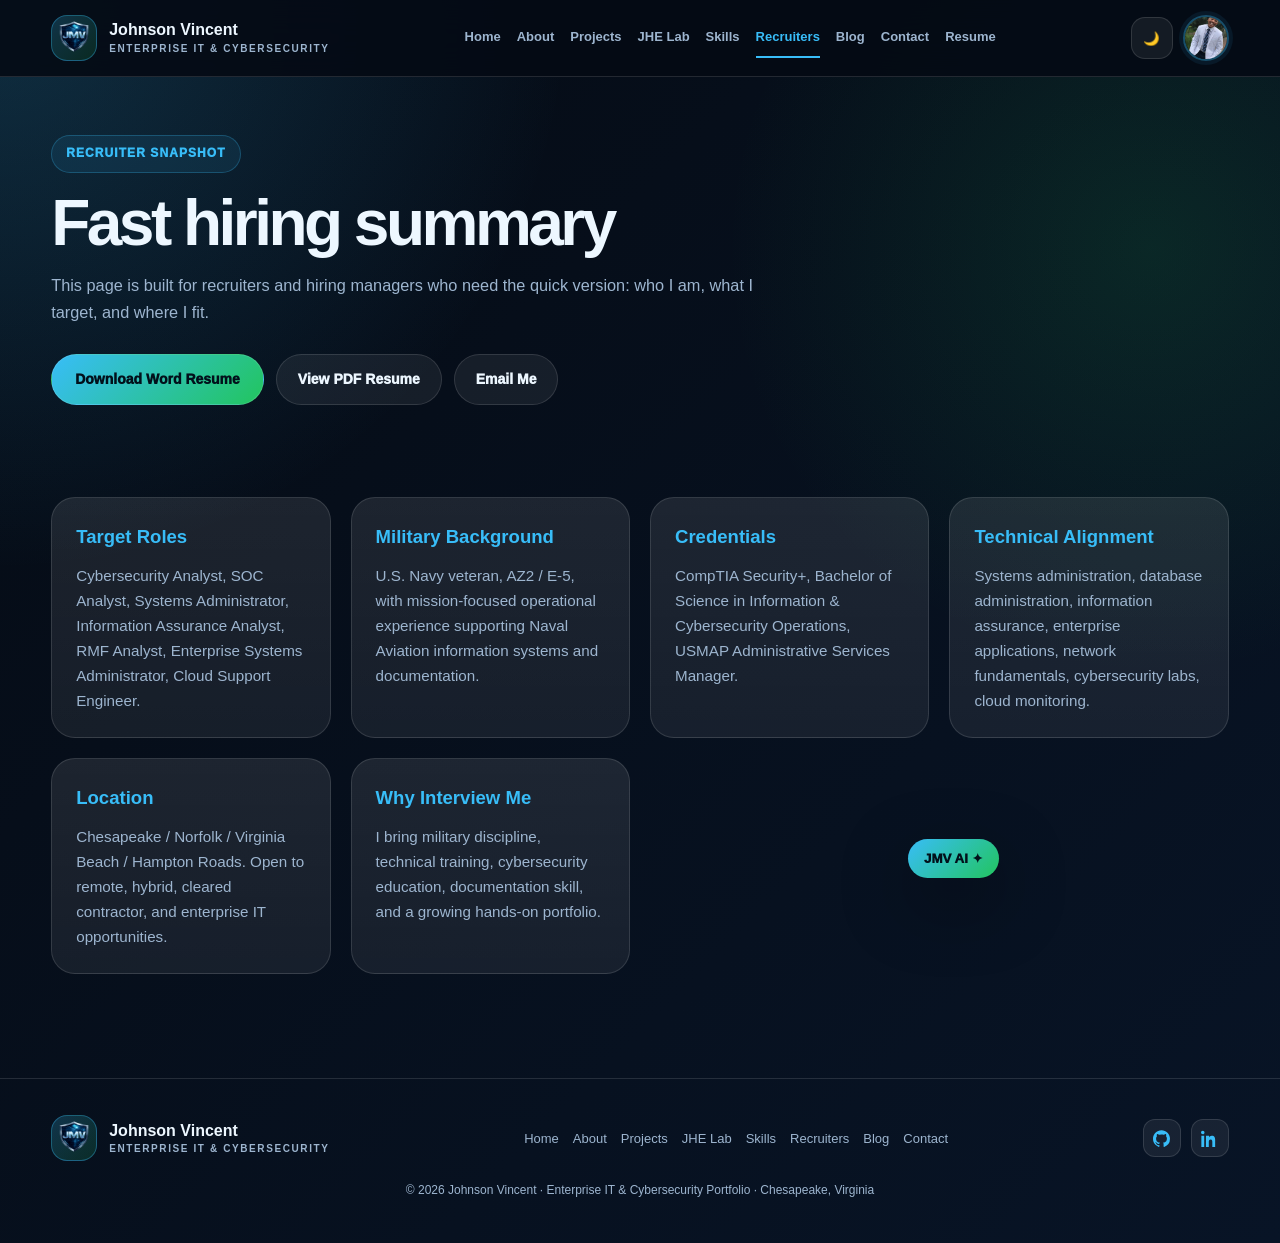
<file: recruiters.html>
<!DOCTYPE html><html lang="en"><head><meta charset="UTF-8"><meta name="viewport" content="width=device-width, initial-scale=1.0"><title>Recruiter Snapshot | Johnson Vincent</title><meta name="description" content="Recruiter snapshot for Johnson Vincent: target roles, resume links, credentials, U.S. Navy veteran background, Security+, and technical alignment."><meta name="author" content="Johnson Vincent"><link rel="canonical" href="https://www.johnsonvincent.com/recruiters.html"><link rel="stylesheet" href="assets/css/style.css"><meta property="og:title" content="Recruiter Snapshot | Johnson Vincent"><meta property="og:description" content="Recruiter snapshot for Johnson Vincent: target roles, resume links, credentials, U.S. Navy veteran background, Security+, and technical alignment."><meta property="og:type" content="website"><meta property="og:image" content="https://www.johnsonvincent.com/images/profile-photo.jpg"></head><body><header class="topbar"><div class="wrap nav"><a class="brand" href="index.html"><div class="brand-logo"><img src="images/jmv-logo.png" alt="JMV logo" onerror="this.style.display='none';this.parentNode.textContent='JMV'"></div><div class="bname">Johnson Vincent<small>Enterprise IT & Cybersecurity</small></div></a><button id="navToggle" class="nav-hamburger" aria-label="Toggle navigation">☰</button><nav id="mainNav" class="nlinks"><a href="index.html">Home</a><a href="about.html">About</a><a href="projects.html">Projects</a><a href="lab.html">JHE Lab</a><a href="skills.html">Skills</a><a href="recruiters.html" class="active">Recruiters</a><a href="blog.html">Blog</a><a href="contact.html">Contact</a><a href="JV%20Resume.docx" target="_blank" rel="noopener noreferrer">Resume</a></nav><div class="nav-actions"><button id="themeToggle" class="ibtn" aria-label="Toggle theme"><span id="themeIcon">🌙</span></button><div class="profile-chip"><img src="images/profile-photo.jpg" alt="Johnson Vincent" onerror="this.style.display='none';this.parentNode.textContent='JV'"></div></div></div></header><main><section class="hero small"><div class="wrap"><div class="eyebrow">Recruiter Snapshot</div><h1>Fast hiring summary</h1><p class="hsub">This page is built for recruiters and hiring managers who need the quick version: who I am, what I target, and where I fit.</p><div class="actions"><a class="btn btnp" href="JV%20Resume.docx" target="_blank">Download Word Resume</a><a class="btn btns" href="resume.pdf" target="_blank">View PDF Resume</a><a class="btn btns" href="mailto:johnson.m.vincent17@gmail.com">Email Me</a></div></div></section><section class="features"><div class="wrap"><div class="fgrid"><div class="fcard"><h3>Target Roles</h3><p>Cybersecurity Analyst, SOC Analyst, Systems Administrator, Information Assurance Analyst, RMF Analyst, Enterprise Systems Administrator, Cloud Support Engineer.</p></div><div class="fcard"><h3>Military Background</h3><p>U.S. Navy veteran, AZ2 / E-5, with mission-focused operational experience supporting Naval Aviation information systems and documentation.</p></div><div class="fcard"><h3>Credentials</h3><p>CompTIA Security+, Bachelor of Science in Information & Cybersecurity Operations, USMAP Administrative Services Manager.</p></div><div class="fcard"><h3>Technical Alignment</h3><p>Systems administration, database administration, information assurance, enterprise applications, network fundamentals, cybersecurity labs, cloud monitoring.</p></div><div class="fcard"><h3>Location</h3><p>Chesapeake / Norfolk / Virginia Beach / Hampton Roads. Open to remote, hybrid, cleared contractor, and enterprise IT opportunities.</p></div><div class="fcard"><h3>Why Interview Me</h3><p>I bring military discipline, technical training, cybersecurity education, documentation skill, and a growing hands-on portfolio.</p></div></div></div></section></main><footer><div class="wrap"><div class="frow"><a class="brand" href="index.html"><div class="brand-logo"><img src="images/jmv-logo.png" alt="JMV logo" onerror="this.style.display='none';this.parentNode.textContent='JMV'"></div><div class="bname">Johnson Vincent<small>Enterprise IT & Cybersecurity</small></div></a><nav class="flinks"><a href="index.html">Home</a><a href="about.html">About</a><a href="projects.html">Projects</a><a href="lab.html">JHE Lab</a><a href="skills.html">Skills</a><a href="recruiters.html">Recruiters</a><a href="blog.html">Blog</a><a href="contact.html">Contact</a></nav><div class="socials"><a href="https://github.com/johvin4014" target="_blank" aria-label="GitHub"><svg viewBox="0 0 24 24"><path d="M12 .5C5.37.5 0 5.87 0 12.5c0 5.3 3.44 9.8 8.2 11.38.6.1.82-.26.82-.58 0-.28-.01-1.04-.02-2.04-3.34.73-4.04-1.61-4.04-1.61-.55-1.38-1.33-1.75-1.33-1.75-1.09-.74.08-.73.08-.73 1.2.08 1.84 1.24 1.84 1.24 1.07 1.83 2.8 1.3 3.49.99.11-.78.42-1.31.76-1.61-2.66-.3-5.46-1.33-5.46-5.9 0-1.3.46-2.37 1.22-3.2-.12-.3-.53-1.52.12-3.17 0 0 1-.32 3.3 1.22A11.5 11.5 0 0 1 12 6.32c1.02 0 2.05.14 3.01.42 2.29-1.54 3.29-1.22 3.29-1.22.66 1.65.25 2.87.12 3.17.76.83 1.22 1.9 1.22 3.2 0 4.58-2.8 5.59-5.48 5.88.43.37.81 1.1.81 2.22 0 1.6-.01 2.88-.01 3.27 0 .32.22.69.83.57A12.02 12.02 0 0 0 24 12.5C24 5.87 18.63.5 12 .5Z"/></svg></a><a href="https://www.linkedin.com/in/johnson-vincent-cyber" target="_blank" aria-label="LinkedIn"><svg viewBox="0 0 24 24"><path d="M4.98 3.5C4.98 4.88 3.87 6 2.49 6A2.5 2.5 0 0 1 0 3.5C0 2.12 1.11 1 2.49 1a2.5 2.5 0 0 1 2.49 2.5ZM.5 8h4V24h-4V8Zm7 0h3.83v2.19h.05c.53-1.01 1.84-2.08 3.79-2.08 4.05 0 4.8 2.67 4.8 6.14V24h-4v-6.96c0-1.66-.03-3.79-2.31-3.79-2.31 0-2.66 1.8-2.66 3.67V24h-4V8Z"/></svg></a></div></div><div class="fcopy">© 2026 Johnson Vincent · Enterprise IT & Cybersecurity Portfolio · Chesapeake, Virginia</div></div></footer><div id="chat-widget"><button id="chatToggle">JMV AI ✦</button><div id="chatWindow"><div id="chatHeader"><div class="ai-logo">🛡️</div><div><div class="ai-title">JMV AI Guide</div><div class="ai-sub">Portfolio assistant · no paid API</div></div></div><div id="chatMessages"></div><div class="chat-input-row"><input id="chatInput" type="text" placeholder="Ask about resume, skills, projects..."><button id="chatSend">➤</button></div></div></div><script src="assets/js/theme.js"></script><script src="assets/js/ai.js"></script></body></html>
</file>
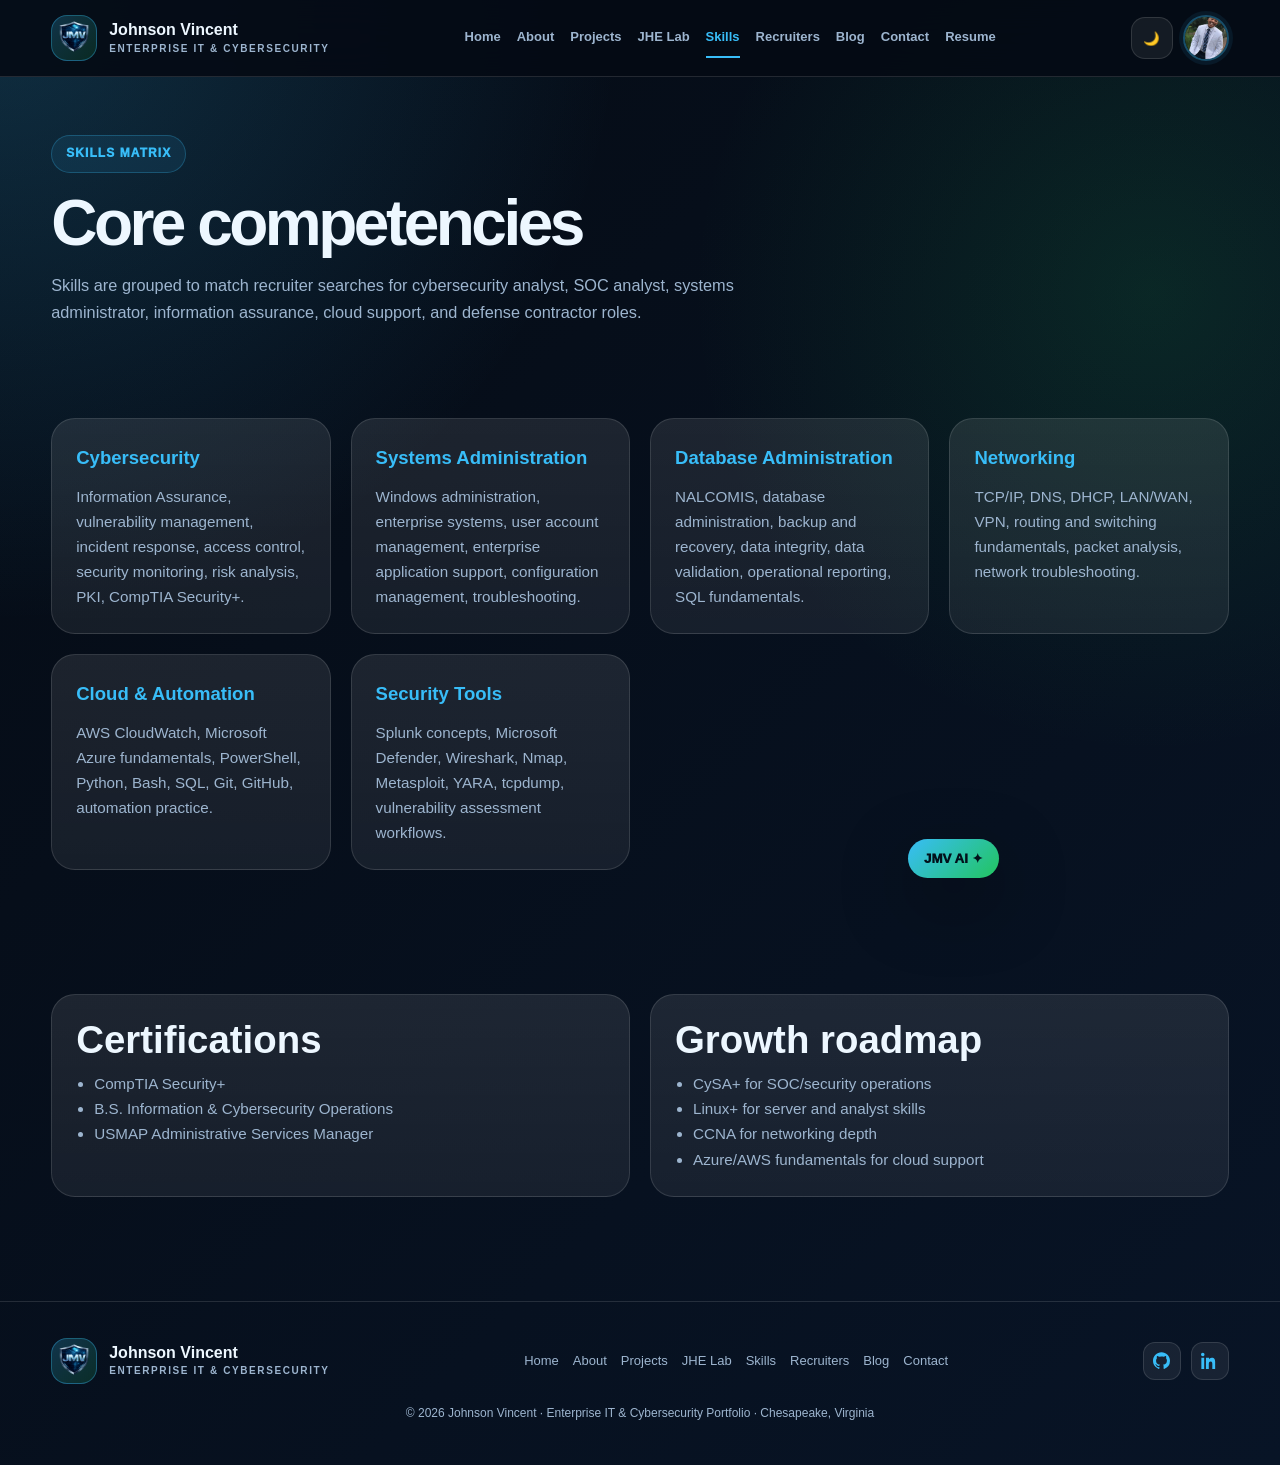
<file: skills.html>
<!DOCTYPE html><html lang="en"><head><meta charset="UTF-8"><meta name="viewport" content="width=device-width, initial-scale=1.0"><title>Skills & Certifications | Johnson Vincent</title><meta name="description" content="Core competencies for Johnson Vincent including cybersecurity, systems administration, database administration, networking, cloud, automation, and security tools."><meta name="author" content="Johnson Vincent"><link rel="canonical" href="https://www.johnsonvincent.com/skills.html"><link rel="stylesheet" href="assets/css/style.css"><meta property="og:title" content="Skills & Certifications | Johnson Vincent"><meta property="og:description" content="Core competencies for Johnson Vincent including cybersecurity, systems administration, database administration, networking, cloud, automation, and security tools."><meta property="og:type" content="website"><meta property="og:image" content="https://www.johnsonvincent.com/images/profile-photo.jpg"></head><body><header class="topbar"><div class="wrap nav"><a class="brand" href="index.html"><div class="brand-logo"><img src="images/jmv-logo.png" alt="JMV logo" onerror="this.style.display='none';this.parentNode.textContent='JMV'"></div><div class="bname">Johnson Vincent<small>Enterprise IT & Cybersecurity</small></div></a><button id="navToggle" class="nav-hamburger" aria-label="Toggle navigation">☰</button><nav id="mainNav" class="nlinks"><a href="index.html">Home</a><a href="about.html">About</a><a href="projects.html">Projects</a><a href="lab.html">JHE Lab</a><a href="skills.html" class="active">Skills</a><a href="recruiters.html">Recruiters</a><a href="blog.html">Blog</a><a href="contact.html">Contact</a><a href="JV%20Resume.docx" target="_blank" rel="noopener noreferrer">Resume</a></nav><div class="nav-actions"><button id="themeToggle" class="ibtn" aria-label="Toggle theme"><span id="themeIcon">🌙</span></button><div class="profile-chip"><img src="images/profile-photo.jpg" alt="Johnson Vincent" onerror="this.style.display='none';this.parentNode.textContent='JV'"></div></div></div></header><main><section class="hero small"><div class="wrap"><div class="eyebrow">Skills Matrix</div><h1>Core competencies</h1><p class="hsub">Skills are grouped to match recruiter searches for cybersecurity analyst, SOC analyst, systems administrator, information assurance, cloud support, and defense contractor roles.</p></div></section><section class="features"><div class="wrap"><div class="fgrid"><div class="fcard"><h3>Cybersecurity</h3><p>Information Assurance, vulnerability management, incident response, access control, security monitoring, risk analysis, PKI, CompTIA Security+.</p></div><div class="fcard"><h3>Systems Administration</h3><p>Windows administration, enterprise systems, user account management, enterprise application support, configuration management, troubleshooting.</p></div><div class="fcard"><h3>Database Administration</h3><p>NALCOMIS, database administration, backup and recovery, data integrity, data validation, operational reporting, SQL fundamentals.</p></div><div class="fcard"><h3>Networking</h3><p>TCP/IP, DNS, DHCP, LAN/WAN, VPN, routing and switching fundamentals, packet analysis, network troubleshooting.</p></div><div class="fcard"><h3>Cloud & Automation</h3><p>AWS CloudWatch, Microsoft Azure fundamentals, PowerShell, Python, Bash, SQL, Git, GitHub, automation practice.</p></div><div class="fcard"><h3>Security Tools</h3><p>Splunk concepts, Microsoft Defender, Wireshark, Nmap, Metasploit, YARA, tcpdump, vulnerability assessment workflows.</p></div></div></div></section><section class="features"><div class="wrap fgrid two"><div class="fcard"><h2>Certifications</h2><ul><li>CompTIA Security+</li><li>B.S. Information & Cybersecurity Operations</li><li>USMAP Administrative Services Manager</li></ul></div><div class="fcard"><h2>Growth roadmap</h2><ul><li>CySA+ for SOC/security operations</li><li>Linux+ for server and analyst skills</li><li>CCNA for networking depth</li><li>Azure/AWS fundamentals for cloud support</li></ul></div></div></section></main><footer><div class="wrap"><div class="frow"><a class="brand" href="index.html"><div class="brand-logo"><img src="images/jmv-logo.png" alt="JMV logo" onerror="this.style.display='none';this.parentNode.textContent='JMV'"></div><div class="bname">Johnson Vincent<small>Enterprise IT & Cybersecurity</small></div></a><nav class="flinks"><a href="index.html">Home</a><a href="about.html">About</a><a href="projects.html">Projects</a><a href="lab.html">JHE Lab</a><a href="skills.html">Skills</a><a href="recruiters.html">Recruiters</a><a href="blog.html">Blog</a><a href="contact.html">Contact</a></nav><div class="socials"><a href="https://github.com/johvin4014" target="_blank" aria-label="GitHub"><svg viewBox="0 0 24 24"><path d="M12 .5C5.37.5 0 5.87 0 12.5c0 5.3 3.44 9.8 8.2 11.38.6.1.82-.26.82-.58 0-.28-.01-1.04-.02-2.04-3.34.73-4.04-1.61-4.04-1.61-.55-1.38-1.33-1.75-1.33-1.75-1.09-.74.08-.73.08-.73 1.2.08 1.84 1.24 1.84 1.24 1.07 1.83 2.8 1.3 3.49.99.11-.78.42-1.31.76-1.61-2.66-.3-5.46-1.33-5.46-5.9 0-1.3.46-2.37 1.22-3.2-.12-.3-.53-1.52.12-3.17 0 0 1-.32 3.3 1.22A11.5 11.5 0 0 1 12 6.32c1.02 0 2.05.14 3.01.42 2.29-1.54 3.29-1.22 3.29-1.22.66 1.65.25 2.87.12 3.17.76.83 1.22 1.9 1.22 3.2 0 4.58-2.8 5.59-5.48 5.88.43.37.81 1.1.81 2.22 0 1.6-.01 2.88-.01 3.27 0 .32.22.69.83.57A12.02 12.02 0 0 0 24 12.5C24 5.87 18.63.5 12 .5Z"/></svg></a><a href="https://www.linkedin.com/in/johnson-vincent-cyber" target="_blank" aria-label="LinkedIn"><svg viewBox="0 0 24 24"><path d="M4.98 3.5C4.98 4.88 3.87 6 2.49 6A2.5 2.5 0 0 1 0 3.5C0 2.12 1.11 1 2.49 1a2.5 2.5 0 0 1 2.49 2.5ZM.5 8h4V24h-4V8Zm7 0h3.83v2.19h.05c.53-1.01 1.84-2.08 3.79-2.08 4.05 0 4.8 2.67 4.8 6.14V24h-4v-6.96c0-1.66-.03-3.79-2.31-3.79-2.31 0-2.66 1.8-2.66 3.67V24h-4V8Z"/></svg></a></div></div><div class="fcopy">© 2026 Johnson Vincent · Enterprise IT & Cybersecurity Portfolio · Chesapeake, Virginia</div></div></footer><div id="chat-widget"><button id="chatToggle">JMV AI ✦</button><div id="chatWindow"><div id="chatHeader"><div class="ai-logo">🛡️</div><div><div class="ai-title">JMV AI Guide</div><div class="ai-sub">Portfolio assistant · no paid API</div></div></div><div id="chatMessages"></div><div class="chat-input-row"><input id="chatInput" type="text" placeholder="Ask about resume, skills, projects..."><button id="chatSend">➤</button></div></div></div><script src="assets/js/theme.js"></script><script src="assets/js/ai.js"></script></body></html>
</file>
<file: assets/css/style.css>
:root{
  --bg:#050b14;--bg2:#081426;--panel:rgba(255,255,255,.065);--panel2:rgba(255,255,255,.095);--line:rgba(255,255,255,.12);
  --text:#edf7ff;--muted:#9db5cf;--soft:#c5ddf5;--cyan:#38bdf8;--green:#22c55e;--gold:#facc15;--red:#fb7185;
  --shadow:0 24px 70px rgba(0,0,0,.38);--max:1180px;--r:24px;--font:Inter,Segoe UI,Arial,sans-serif
}
body.light{--bg:#f7fbff;--bg2:#fff;--panel:rgba(2,6,23,.04);--panel2:rgba(2,6,23,.07);--line:rgba(2,6,23,.12);--text:#082033;--muted:#51677f;--soft:#1f3b57;--shadow:0 18px 45px rgba(15,23,42,.12)}
*{box-sizing:border-box;margin:0;padding:0}html{scroll-behavior:smooth}body{font-family:var(--font);background:radial-gradient(circle at top left,rgba(56,189,248,.20),transparent 32%),radial-gradient(circle at 90% 20%,rgba(34,197,94,.13),transparent 28%),linear-gradient(135deg,var(--bg),var(--bg2));color:var(--text);line-height:1.65;overflow-x:hidden}a{color:inherit;text-decoration:none}.wrap{width:min(var(--max),92%);margin:auto}.topbar{position:sticky;top:0;z-index:1000;background:rgba(5,11,20,.90);backdrop-filter:blur(18px);border-bottom:1px solid var(--line)}body.light .topbar{background:rgba(255,255,255,.88)}.nav{min-height:76px;display:flex;align-items:center;justify-content:space-between;gap:18px}.brand{display:flex;align-items:center;gap:12px;min-width:230px}.brand-logo{width:46px;height:46px;border-radius:16px;border:1px solid rgba(56,189,248,.35);background:linear-gradient(135deg,rgba(56,189,248,.22),rgba(34,197,94,.16));display:grid;place-items:center;color:var(--cyan);font-weight:950;overflow:hidden}.brand-logo img{width:100%;height:100%;object-fit:cover}.bname{font-weight:900;line-height:1.08}.bname small{display:block;margin-top:5px;color:var(--muted);font-size:10px;letter-spacing:.16em;text-transform:uppercase}.nlinks{display:flex;align-items:center;gap:16px;color:var(--muted);font-size:13px;font-weight:850}.nlinks a{padding:8px 0;border-bottom:2px solid transparent}.nlinks a:hover,.nlinks a.active{color:var(--cyan);border-bottom-color:var(--cyan)}.nav-actions{display:flex;align-items:center;gap:10px}.ibtn,.nav-hamburger{border:1px solid var(--line);background:var(--panel);color:var(--text);width:42px;height:42px;border-radius:14px;display:grid;place-items:center;cursor:pointer}.nav-hamburger{display:none;font-size:21px}.profile-chip{width:46px;height:46px;border-radius:50%;overflow:hidden;border:2px solid rgba(56,189,248,.38);box-shadow:0 0 0 4px rgba(56,189,248,.08)}.profile-chip img{width:100%;height:100%;object-fit:cover}.hero{padding:82px 0 54px}.hero.small{padding:58px 0 30px}.hgrid{display:grid;grid-template-columns:1.08fr .92fr;gap:48px;align-items:center}.eyebrow{display:inline-flex;align-items:center;gap:8px;border:1px solid rgba(56,189,248,.26);background:rgba(56,189,248,.09);color:var(--cyan);font-size:12px;font-weight:950;letter-spacing:.09em;text-transform:uppercase;border-radius:999px;padding:8px 14px;margin-bottom:20px}h1{font-size:clamp(2.5rem,5vw,5.4rem);line-height:.96;letter-spacing:-.055em;margin-bottom:18px}h2{font-size:clamp(1.8rem,3vw,2.7rem);line-height:1.1;margin-bottom:10px}h3{font-size:1.18rem;margin-bottom:10px}p{color:var(--muted)}.hrole{font-size:1.14rem;color:var(--soft);font-weight:850;margin-bottom:16px}.hsub,.lead{color:var(--muted);font-size:1.02rem;max-width:720px}.actions{display:flex;gap:12px;flex-wrap:wrap;margin-top:28px}.btn{display:inline-flex;align-items:center;justify-content:center;gap:8px;border-radius:999px;font-size:14px;font-weight:950;transition:.2s;border:1px solid var(--line)}.btnp{background:linear-gradient(135deg,var(--cyan),var(--green));color:#02101b;padding:13px 23px}.btns{background:var(--panel);padding:12px 21px;color:var(--text)}.btn:hover{transform:translateY(-2px);border-color:rgba(56,189,248,.5)}.hero-card{position:relative;border:1px solid var(--line);background:linear-gradient(180deg,var(--panel2),var(--panel));border-radius:30px;padding:22px;box-shadow:var(--shadow);overflow:hidden}.hero-profile{width:100%;max-height:440px;object-fit:cover;border-radius:24px;border:1px solid var(--line);display:block}.image-badge{position:absolute;left:36px;bottom:36px;background:rgba(5,11,20,.86);border:1px solid rgba(56,189,248,.25);backdrop-filter:blur(12px);border-radius:18px;padding:14px 16px;color:var(--text);font-size:13px}.image-badge strong{display:block;color:var(--cyan);font-size:12px;text-transform:uppercase;letter-spacing:.08em}.statline{display:flex;gap:10px;flex-wrap:wrap;margin-top:18px}.pill{border:1px solid var(--line);background:var(--panel);color:var(--soft);border-radius:999px;padding:8px 12px;font-size:12px;font-weight:850}.features{padding:62px 0}.section-head{margin-bottom:24px}.fgrid{display:grid;grid-template-columns:repeat(auto-fit,minmax(245px,1fr));gap:20px}.fgrid.two{grid-template-columns:repeat(auto-fit,minmax(320px,1fr))}.fcard{border:1px solid var(--line);background:linear-gradient(180deg,var(--panel2),var(--panel));border-radius:var(--r);padding:24px;transition:.22s;min-height:160px}.fcard:hover{transform:translateY(-4px);border-color:rgba(56,189,248,.42);box-shadow:var(--shadow)}.fcard h3{color:var(--cyan);font-size:1.16rem}.fcard p,.fcard li{color:var(--muted);font-size:.95rem}.fcard ul{padding-left:18px;margin-top:8px}.kpi{display:grid;grid-template-columns:repeat(auto-fit,minmax(170px,1fr));gap:14px;margin-top:26px}.kpi div{border:1px solid var(--line);border-radius:18px;background:var(--panel);padding:16px}.kpi strong{display:block;color:var(--text);font-size:1.5rem}.kpi span{color:var(--muted);font-size:.86rem}.page-visual{float:right;width:150px;height:150px;border-radius:28px;object-fit:cover;border:1px solid var(--line);margin:0 0 18px 24px;box-shadow:var(--shadow)}.timeline{display:grid;gap:16px}.timeline .item{border-left:3px solid var(--cyan);padding:4px 0 4px 18px}.timeline strong{color:var(--text)}.resume-strip{background:linear-gradient(135deg,rgba(56,189,248,.16),rgba(34,197,94,.12));border:1px solid rgba(56,189,248,.38);border-radius:26px;padding:28px;display:flex;align-items:center;justify-content:space-between;gap:20px;flex-wrap:wrap}.contact-form{margin-top:20px;display:grid;gap:12px;max-width:600px}.contact-form input,.contact-form textarea{background:var(--panel);border:1px solid var(--line);color:var(--text);border-radius:15px;padding:13px 14px;font:inherit}.muted{color:var(--muted)}.ok{color:var(--green);font-weight:900}.warn{color:var(--gold);font-weight:900}.danger{color:var(--red);font-weight:900}footer{border-top:1px solid var(--line);padding:36px 0 42px;margin-top:42px}.frow{display:flex;align-items:center;justify-content:space-between;gap:18px;flex-wrap:wrap}.flinks{display:flex;gap:14px;flex-wrap:wrap;color:var(--muted);font-size:13px}.fcopy{text-align:center;color:var(--muted);font-size:12px;margin-top:20px}.socials{display:flex;gap:10px}.socials a{width:38px;height:38px;border:1px solid var(--line);border-radius:12px;display:grid;place-items:center;background:var(--panel);color:var(--cyan)}.socials svg{width:17px;height:17px;fill:currentColor}.codebox{font-family:Consolas,monospace;background:rgba(2,6,23,.45);border:1px solid var(--line);border-radius:18px;padding:18px;color:var(--soft);overflow:auto}#chat-widget{position:fixed;right:22px;bottom:22px;z-index:1500;width:min(350px,calc(100vw - 32px));font-family:var(--font)}#chatToggle{border:none;border-radius:999px;background:linear-gradient(135deg,var(--cyan),var(--green));color:#02101b;font-weight:950;padding:12px 16px;cursor:pointer;box-shadow:var(--shadow)}#chatWindow{display:none;margin-top:10px;border:1px solid var(--line);background:rgba(8,20,38,.93);backdrop-filter:blur(18px);border-radius:22px;overflow:hidden;box-shadow:var(--shadow)}body.light #chatWindow{background:rgba(255,255,255,.94)}#chatHeader{display:flex;align-items:center;gap:10px;padding:12px;border-bottom:1px solid var(--line)}.ai-logo{width:38px;height:38px;border-radius:14px;background:linear-gradient(135deg,var(--cyan),var(--green));display:grid;place-items:center;color:#02101b;font-size:22px;font-weight:950}.ai-title{font-weight:950}.ai-sub{color:var(--muted);font-size:12px}#chatMessages{max-height:310px;overflow:auto;padding:12px}.chat-line{display:flex;gap:8px;margin-bottom:10px}.chat-line.user{justify-content:flex-end}.bubble{max-width:84%;border:1px solid var(--line);border-radius:16px;padding:9px 11px;background:var(--panel);font-size:13px;color:var(--text)}.chat-line.user .bubble{background:rgba(56,189,248,.14);border-color:rgba(56,189,248,.28)}.chat-input-row{display:flex;border-top:1px solid var(--line)}.chat-input-row input{flex:1;border:0;background:transparent;color:var(--text);padding:13px;outline:none}.chat-input-row button{border:0;background:transparent;color:var(--cyan);padding:0 15px;font-weight:950;cursor:pointer}@media(max-width:920px){.hgrid{grid-template-columns:1fr}.hero-card{max-width:540px}.page-visual{float:none;display:block;margin:0 0 22px}.nlinks{display:none;position:absolute;right:4%;top:75px;flex-direction:column;align-items:flex-start;gap:8px;width:min(310px,92vw);padding:18px;border:1px solid var(--line);background:var(--bg2);border-radius:18px;box-shadow:var(--shadow)}.nlinks.open{display:flex}.nav-hamburger{display:grid}.brand{min-width:auto}h1{font-size:clamp(2.25rem,12vw,3.6rem)}}
</file>
